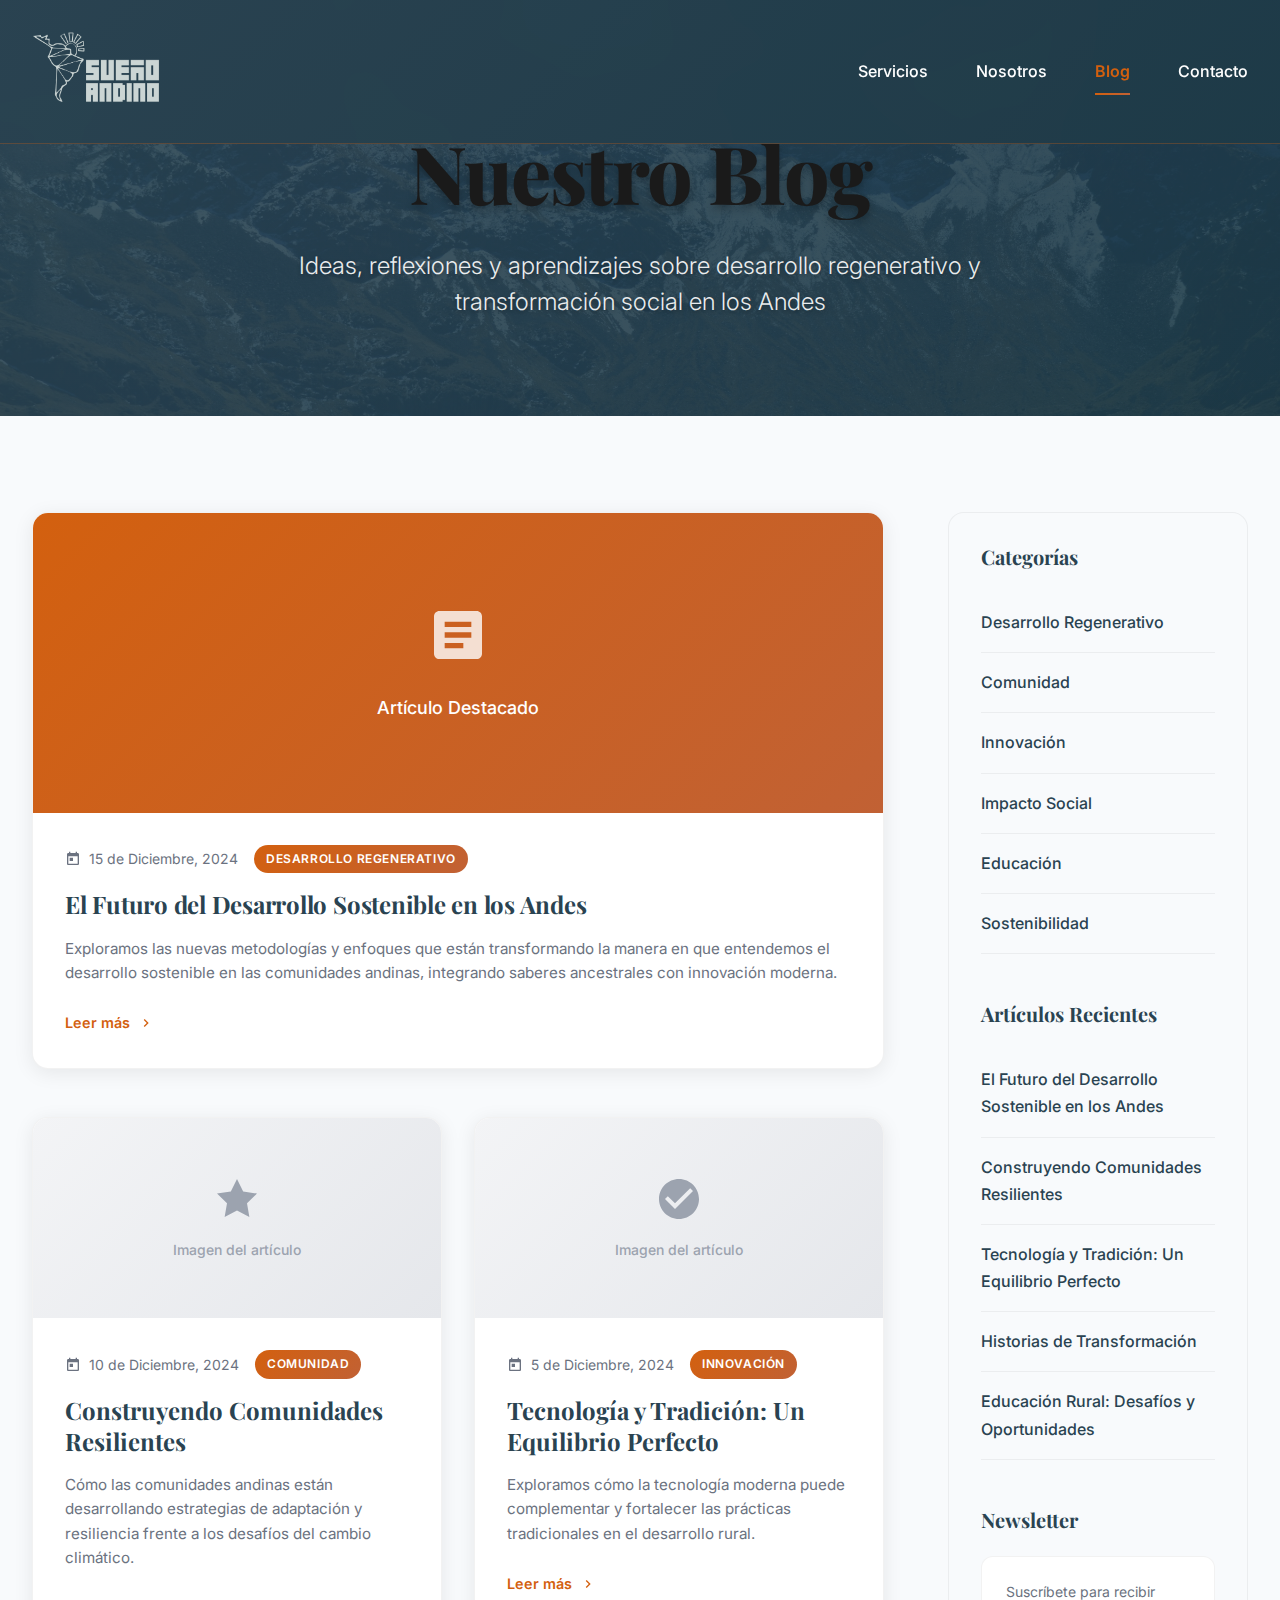
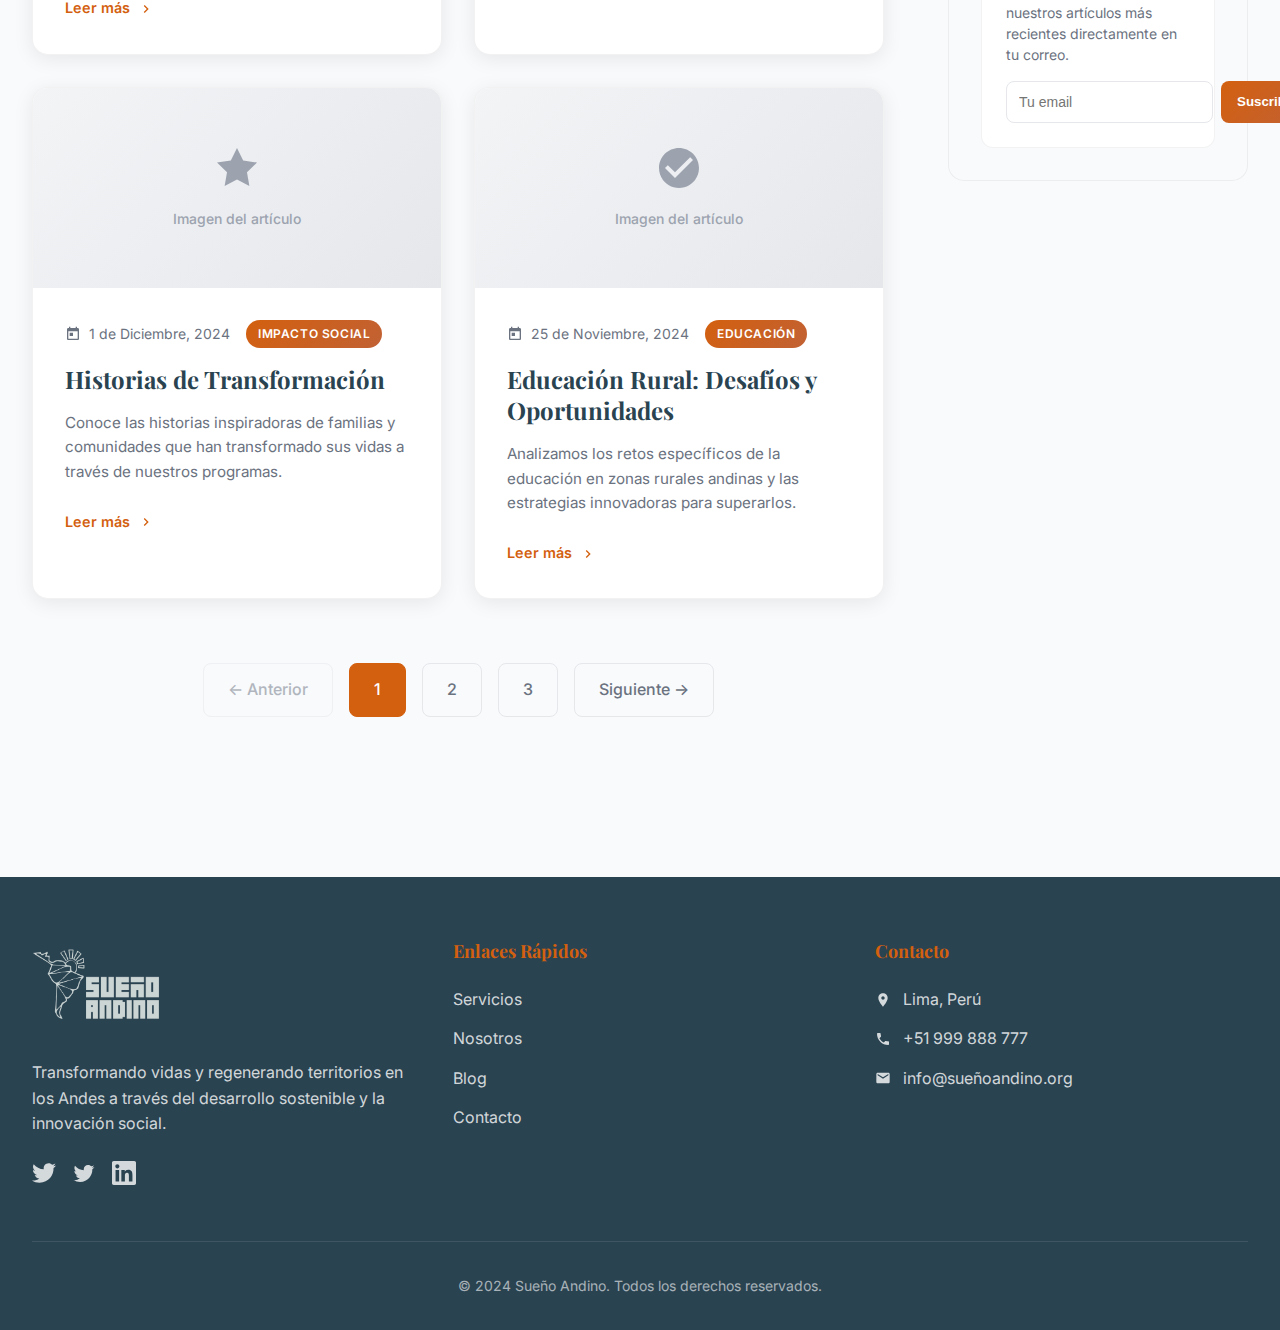
<file: blog.html>
<!DOCTYPE html>
<html lang="es">
<head>
    <meta charset="UTF-8">
    <meta name="viewport" content="width=device-width, initial-scale=1.0">
    <title>Blog - Sueño Andino</title>
    <link rel="stylesheet" href="style.css">
    <link rel="stylesheet" href="assets/css/base.css">
    <link rel="stylesheet" href="assets/css/premium.css">
    <link href="https://fonts.googleapis.com/css2?family=Inter:wght@300;400;500;600;700;800&family=Playfair+Display:wght@400;500;600;700;800&display=swap" rel="stylesheet">
    <style>
        /* Estilos específicos para el blog */
        .blog-hero {
            background: linear-gradient(135deg, #2a4351 0%, #1e3a47 100%);
            padding: 8rem 0 6rem 0;
            position: relative;
            overflow: hidden;
        }
        
        .blog-hero::before {
            content: '';
            position: absolute;
            top: 0;
            left: 0;
            right: 0;
            bottom: 0;
            background: url('assets/img/hero-background.jpg') center/cover;
            opacity: 0.1;
            z-index: 1;
        }
        
        .blog-hero-content {
            position: relative;
            z-index: 2;
            text-align: center;
            color: white;
            max-width: 800px;
            margin: 0 auto;
            padding: 0 2rem;
        }
        
        .blog-article {
            background: white;
            border-radius: 1rem;
            overflow: hidden;
            box-shadow: 0 4px 20px rgba(0,0,0,0.08);
            transition: all 0.3s ease;
            border: 1px solid rgba(0,0,0,0.05);
        }
        
        .blog-article:hover {
            transform: translateY(-4px);
            box-shadow: 0 12px 40px rgba(0,0,0,0.15);
        }
        
        .blog-article-image {
            width: 100%;
            height: 200px;
            background: linear-gradient(135deg, #f3f4f6 0%, #e5e7eb 100%);
            display: flex;
            align-items: center;
            justify-content: center;
            color: #9ca3af;
            font-size: 0.875rem;
            font-weight: 500;
        }
        
        .blog-article-content {
            padding: 2rem;
        }
        
        .blog-article-meta {
            display: flex;
            align-items: center;
            gap: 1rem;
            margin-bottom: 1rem;
            font-size: 0.875rem;
            color: #6b7280;
        }
        
        .blog-article-date {
            display: flex;
            align-items: center;
            gap: 0.5rem;
        }
        
        .blog-article-category {
            background: linear-gradient(135deg, #d3600f 0%, #c16134 100%);
            color: white;
            padding: 0.25rem 0.75rem;
            border-radius: 1rem;
            font-size: 0.75rem;
            font-weight: 600;
            text-transform: uppercase;
            letter-spacing: 0.05em;
        }
        
        .blog-article-title {
            font-size: 1.5rem;
            font-weight: 700;
            color: #2a4351;
            margin: 0 0 1rem 0;
            line-height: 1.3;
            font-family: 'Playfair Display', serif;
        }
        
        .blog-article-excerpt {
            color: #6b7280;
            line-height: 1.6;
            margin: 0 0 1.5rem 0;
            font-size: 0.95rem;
        }
        
        .blog-article-link {
            color: #d3600f;
            text-decoration: none;
            font-weight: 600;
            font-size: 0.9rem;
            display: inline-flex;
            align-items: center;
            gap: 0.5rem;
            transition: all 0.3s ease;
        }
        
        .blog-article-link:hover {
            color: #c16134;
            gap: 0.75rem;
        }
        
        .blog-sidebar {
            background: #f8fafc;
            border-radius: 1rem;
            padding: 2rem;
            border: 1px solid rgba(0,0,0,0.05);
        }
        
        .blog-sidebar-title {
            font-size: 1.25rem;
            font-weight: 700;
            color: #2a4351;
            margin: 0 0 1.5rem 0;
            font-family: 'Playfair Display', serif;
        }
        
        .blog-sidebar-item {
            padding: 1rem 0;
            border-bottom: 1px solid rgba(0,0,0,0.05);
        }
        
        .blog-sidebar-item:last-child {
            border-bottom: none;
        }
        
        .blog-sidebar-item a {
            color: #2a4351;
            text-decoration: none;
            font-weight: 500;
            transition: color 0.3s ease;
        }
        
        .blog-sidebar-item a:hover {
            color: #d3600f;
        }
        
        .blog-pagination {
            display: flex;
            justify-content: center;
            align-items: center;
            gap: 1rem;
            margin-top: 4rem;
        }
        
        .blog-pagination a {
            padding: 0.75rem 1.5rem;
            border: 1px solid #e5e7eb;
            border-radius: 0.5rem;
            color: #6b7280;
            text-decoration: none;
            font-weight: 500;
            transition: all 0.3s ease;
        }
        
        .blog-pagination a:hover,
        .blog-pagination a.active {
            background: #d3600f;
            color: white;
            border-color: #d3600f;
        }
        
        .blog-pagination a.active {
            background: #d3600f;
            color: white;
            border-color: #d3600f;
        }
        
        @media (max-width: 768px) {
            .blog-hero {
                padding: 6rem 0 4rem 0;
            }
            
            .blog-article-content {
                padding: 1.5rem;
            }
            
            .blog-article-title {
                font-size: 1.25rem;
            }
            
            .blog-sidebar {
                margin-top: 3rem;
            }
        }
    </style>
</head>
<body style="background-color:#f8fafc;">
    <!-- Header -->
    <header id="header" class="wp-block-group" style="position:fixed;top:0;left:0;right:0;z-index:1000;background:linear-gradient(135deg, rgba(42,67,81,0.95) 0%, rgba(30,58,71,0.95) 100%);backdrop-filter:blur(20px);border-bottom:1px solid rgba(211,96,15,0.3);padding:1.5rem 0;transition:all 0.3s ease">
        <div style="max-width:1400px;margin:0 auto;padding:0 2rem;display:flex;justify-content:space-between;align-items:center">
            <!-- Logo -->
            <div style="display:flex;align-items:center">
                <a href="index.html" style="text-decoration:none">
                    <img src="assets/img/logo-sa-blanco.png" 
                         alt="Sueño Andino Logo" 
                         style="width:8rem;height:auto;object-fit:contain;max-height:6rem;">
                </a>
            </div>
            
            <!-- Navigation -->
            <nav style="display:flex;gap:3rem;align-items:center">
                <a href="index.html#servicios" style="color:white;text-decoration:none;font-weight:500;transition:all 0.3s ease;font-size:1rem;position:relative;padding:0.5rem 0" onmouseover="this.style.color='#d3600f'" onmouseout="this.style.color='white'">
                    Servicios
                    <div style="position:absolute;bottom:-2px;left:0;width:0;height:2px;background:linear-gradient(90deg, #d3600f 0%, #c16134 100%);transition:width 0.3s ease"></div>
                </a>
                <a href="index.html#equipo" style="color:white;text-decoration:none;font-weight:500;transition:all 0.3s ease;font-size:1rem;position:relative;padding:0.5rem 0" onmouseover="this.style.color='#d3600f'" onmouseout="this.style.color='white'">
                    Nosotros
                    <div style="position:absolute;bottom:-2px;left:0;width:0;height:2px;background:linear-gradient(90deg, #d3600f 0%, #c16134 100%);transition:width 0.3s ease"></div>
                </a>
                <a href="blog.html" style="color:#d3600f;text-decoration:none;font-weight:600;transition:all 0.3s ease;font-size:1rem;position:relative;padding:0.5rem 0">
                    Blog
                    <div style="position:absolute;bottom:-2px;left:0;width:100%;height:2px;background:linear-gradient(90deg, #d3600f 0%, #c16134 100%);transition:width 0.3s ease"></div>
                </a>
                <a href="index.html#contacto" style="color:white;text-decoration:none;font-weight:500;transition:all 0.3s ease;font-size:1rem;position:relative;padding:0.5rem 0" onmouseover="this.style.color='#d3600f'" onmouseout="this.style.color='white'">
                    Contacto
                    <div style="position:absolute;bottom:-2px;left:0;width:0;height:2px;background:linear-gradient(90deg, #d3600f 0%, #c16134 100%);transition:width 0.3s ease"></div>
                </a>
            </nav>
        </div>
    </header>

    <!-- Blog Hero Section -->
    <section class="blog-hero">
        <div class="blog-hero-content">
            <h1 style="font-size:clamp(3rem, 8vw, 5rem);font-weight:800;margin:0 0 2rem 0;line-height:1.1;font-family:'Playfair Display',serif;text-shadow:0 4px 8px rgba(0,0,0,0.3)">
                Nuestro Blog
            </h1>
            <p style="font-size:clamp(1.25rem, 3vw, 1.5rem);font-weight:300;line-height:1.5;margin:0;opacity:0.9;text-shadow:0 2px 4px rgba(0,0,0,0.3)">
                Ideas, reflexiones y aprendizajes sobre desarrollo regenerativo y transformación social en los Andes
            </p>
        </div>
    </section>

    <!-- Blog Content -->
    <section style="padding:6rem 0;background:#f8fafc">
        <div style="max-width:1400px;margin:0 auto;padding:0 2rem">
            <div style="display:grid;grid-template-columns:1fr 300px;gap:4rem;align-items:start">
                <!-- Main Content -->
                <div>
                    <!-- Featured Article -->
                    <article class="blog-article" style="margin-bottom:3rem">
                        <div class="blog-article-image" style="height:300px;background:linear-gradient(135deg, #d3600f 0%, #c16134 100%);color:white;font-size:1.125rem">
                            <div style="text-align:center">
                                <svg width="64" height="64" viewBox="0 0 24 24" fill="currentColor" style="margin-bottom:1rem;opacity:0.8">
                                    <path d="M19 3H5c-1.1 0-2 .9-2 2v14c0 1.1.9 2 2 2h14c1.1 0 2-.9 2-2V5c0-1.1-.9-2-2-2zm-5 14H7v-2h7v2zm3-4H7v-2h10v2zm0-4H7V7h10v2z"/>
                                </svg>
                                <div>Artículo Destacado</div>
                            </div>
                        </div>
                        <div class="blog-article-content">
                            <div class="blog-article-meta">
                                <div class="blog-article-date">
                                    <svg width="16" height="16" viewBox="0 0 24 24" fill="currentColor">
                                        <path d="M19 3h-1V1h-2v2H8V1H6v2H5c-1.11 0-1.99.9-1.99 2L3 19c0 1.1.89 2 2 2h14c1.1 0 2-.9 2-2V5c0-1.1-.9-2-2-2zm0 16H5V8h14v11zM7 10h5v5H7z"/>
                                    </svg>
                                    15 de Diciembre, 2024
                                </div>
                                <div class="blog-article-category">Desarrollo Regenerativo</div>
                            </div>
                            <h2 class="blog-article-title">El Futuro del Desarrollo Sostenible en los Andes</h2>
                            <p class="blog-article-excerpt">
                                Exploramos las nuevas metodologías y enfoques que están transformando la manera en que entendemos el desarrollo sostenible en las comunidades andinas, integrando saberes ancestrales con innovación moderna.
                            </p>
                            <a href="#" class="blog-article-link">
                                Leer más
                                <svg width="16" height="16" viewBox="0 0 24 24" fill="currentColor">
                                    <path d="M8.59 16.59L13.17 12 8.59 7.41 10 6l6 6-6 6-1.41-1.41z"/>
                                </svg>
                            </a>
                        </div>
                    </article>

                    <!-- Blog Articles Grid -->
                    <div style="display:grid;grid-template-columns:repeat(auto-fit, minmax(350px, 1fr));gap:2rem">
                        <!-- Article 1 -->
                        <article class="blog-article">
                            <div class="blog-article-image">
                                <div style="text-align:center;color:#9ca3af">
                                    <svg width="48" height="48" viewBox="0 0 24 24" fill="currentColor" style="margin-bottom:0.5rem">
                                        <path d="M12 2l3.09 6.26L22 9.27l-5 4.87 1.18 6.88L12 17.77l-6.18 3.25L7 14.14 2 9.27l6.91-1.01L12 2z"/>
                                    </svg>
                                    <div>Imagen del artículo</div>
                                </div>
                            </div>
                            <div class="blog-article-content">
                                <div class="blog-article-meta">
                                    <div class="blog-article-date">
                                        <svg width="16" height="16" viewBox="0 0 24 24" fill="currentColor">
                                            <path d="M19 3h-1V1h-2v2H8V1H6v2H5c-1.11 0-1.99.9-1.99 2L3 19c0 1.1.89 2 2 2h14c1.1 0 2-.9 2-2V5c0-1.1-.9-2-2-2zm0 16H5V8h14v11zM7 10h5v5H7z"/>
                                        </svg>
                                        10 de Diciembre, 2024
                                    </div>
                                    <div class="blog-article-category">Comunidad</div>
                                </div>
                                <h3 class="blog-article-title">Construyendo Comunidades Resilientes</h3>
                                <p class="blog-article-excerpt">
                                    Cómo las comunidades andinas están desarrollando estrategias de adaptación y resiliencia frente a los desafíos del cambio climático.
                                </p>
                                <a href="#" class="blog-article-link">
                                    Leer más
                                    <svg width="16" height="16" viewBox="0 0 24 24" fill="currentColor">
                                        <path d="M8.59 16.59L13.17 12 8.59 7.41 10 6l6 6-6 6-1.41-1.41z"/>
                                    </svg>
                                </a>
                            </div>
                        </article>

                        <!-- Article 2 -->
                        <article class="blog-article">
                            <div class="blog-article-image">
                                <div style="text-align:center;color:#9ca3af">
                                    <svg width="48" height="48" viewBox="0 0 24 24" fill="currentColor" style="margin-bottom:0.5rem">
                                        <path d="M12 2C6.48 2 2 6.48 2 12s4.48 10 10 10 10-4.48 10-10S17.52 2 12 2zm-2 15l-5-5 1.41-1.41L10 14.17l7.59-7.59L19 8l-9 9z"/>
                                    </svg>
                                    <div>Imagen del artículo</div>
                                </div>
                            </div>
                            <div class="blog-article-content">
                                <div class="blog-article-meta">
                                    <div class="blog-article-date">
                                        <svg width="16" height="16" viewBox="0 0 24 24" fill="currentColor">
                                            <path d="M19 3h-1V1h-2v2H8V1H6v2H5c-1.11 0-1.99.9-1.99 2L3 19c0 1.1.89 2 2 2h14c1.1 0 2-.9 2-2V5c0-1.1-.9-2-2-2zm0 16H5V8h14v11zM7 10h5v5H7z"/>
                                        </svg>
                                        5 de Diciembre, 2024
                                    </div>
                                    <div class="blog-article-category">Innovación</div>
                                </div>
                                <h3 class="blog-article-title">Tecnología y Tradición: Un Equilibrio Perfecto</h3>
                                <p class="blog-article-excerpt">
                                    Exploramos cómo la tecnología moderna puede complementar y fortalecer las prácticas tradicionales en el desarrollo rural.
                                </p>
                                <a href="#" class="blog-article-link">
                                    Leer más
                                    <svg width="16" height="16" viewBox="0 0 24 24" fill="currentColor">
                                        <path d="M8.59 16.59L13.17 12 8.59 7.41 10 6l6 6-6 6-1.41-1.41z"/>
                                    </svg>
                                </a>
                            </div>
                        </article>

                        <!-- Article 3 -->
                        <article class="blog-article">
                            <div class="blog-article-image">
                                <div style="text-align:center;color:#9ca3af">
                                    <svg width="48" height="48" viewBox="0 0 24 24" fill="currentColor" style="margin-bottom:0.5rem">
                                        <path d="M12 2l3.09 6.26L22 9.27l-5 4.87 1.18 6.88L12 17.77l-6.18 3.25L7 14.14 2 9.27l6.91-1.01L12 2z"/>
                                    </svg>
                                    <div>Imagen del artículo</div>
                                </div>
                            </div>
                            <div class="blog-article-content">
                                <div class="blog-article-meta">
                                    <div class="blog-article-date">
                                        <svg width="16" height="16" viewBox="0 0 24 24" fill="currentColor">
                                            <path d="M19 3h-1V1h-2v2H8V1H6v2H5c-1.11 0-1.99.9-1.99 2L3 19c0 1.1.89 2 2 2h14c1.1 0 2-.9 2-2V5c0-1.1-.9-2-2-2zm0 16H5V8h14v11zM7 10h5v5H7z"/>
                                        </svg>
                                        1 de Diciembre, 2024
                                    </div>
                                    <div class="blog-article-category">Impacto Social</div>
                                </div>
                                <h3 class="blog-article-title">Historias de Transformación</h3>
                                <p class="blog-article-excerpt">
                                    Conoce las historias inspiradoras de familias y comunidades que han transformado sus vidas a través de nuestros programas.
                                </p>
                                <a href="#" class="blog-article-link">
                                    Leer más
                                    <svg width="16" height="16" viewBox="0 0 24 24" fill="currentColor">
                                        <path d="M8.59 16.59L13.17 12 8.59 7.41 10 6l6 6-6 6-1.41-1.41z"/>
                                    </svg>
                                </a>
                            </div>
                        </article>

                        <!-- Article 4 -->
                        <article class="blog-article">
                            <div class="blog-article-image">
                                <div style="text-align:center;color:#9ca3af">
                                    <svg width="48" height="48" viewBox="0 0 24 24" fill="currentColor" style="margin-bottom:0.5rem">
                                        <path d="M12 2C6.48 2 2 6.48 2 12s4.48 10 10 10 10-4.48 10-10S17.52 2 12 2zm-2 15l-5-5 1.41-1.41L10 14.17l7.59-7.59L19 8l-9 9z"/>
                                    </svg>
                                    <div>Imagen del artículo</div>
                                </div>
                            </div>
                            <div class="blog-article-content">
                                <div class="blog-article-meta">
                                    <div class="blog-article-date">
                                        <svg width="16" height="16" viewBox="0 0 24 24" fill="currentColor">
                                            <path d="M19 3h-1V1h-2v2H8V1H6v2H5c-1.11 0-1.99.9-1.99 2L3 19c0 1.1.89 2 2 2h14c1.1 0 2-.9 2-2V5c0-1.1-.9-2-2-2zm0 16H5V8h14v11zM7 10h5v5H7z"/>
                                        </svg>
                                        25 de Noviembre, 2024
                                    </div>
                                    <div class="blog-article-category">Educación</div>
                                </div>
                                <h3 class="blog-article-title">Educación Rural: Desafíos y Oportunidades</h3>
                                <p class="blog-article-excerpt">
                                    Analizamos los retos específicos de la educación en zonas rurales andinas y las estrategias innovadoras para superarlos.
                                </p>
                                <a href="#" class="blog-article-link">
                                    Leer más
                                    <svg width="16" height="16" viewBox="0 0 24 24" fill="currentColor">
                                        <path d="M8.59 16.59L13.17 12 8.59 7.41 10 6l6 6-6 6-1.41-1.41z"/>
                                    </svg>
                                </a>
                            </div>
                        </article>
                    </div>

                    <!-- Pagination -->
                    <div class="blog-pagination">
                        <a href="#" style="opacity:0.5;pointer-events:none">← Anterior</a>
                        <a href="#" class="active">1</a>
                        <a href="#">2</a>
                        <a href="#">3</a>
                        <a href="#">Siguiente →</a>
                    </div>
                </div>

                <!-- Sidebar -->
                <aside class="blog-sidebar">
                    <h3 class="blog-sidebar-title">Categorías</h3>
                    <div class="blog-sidebar-item">
                        <a href="#">Desarrollo Regenerativo</a>
                    </div>
                    <div class="blog-sidebar-item">
                        <a href="#">Comunidad</a>
                    </div>
                    <div class="blog-sidebar-item">
                        <a href="#">Innovación</a>
                    </div>
                    <div class="blog-sidebar-item">
                        <a href="#">Impacto Social</a>
                    </div>
                    <div class="blog-sidebar-item">
                        <a href="#">Educación</a>
                    </div>
                    <div class="blog-sidebar-item">
                        <a href="#">Sostenibilidad</a>
                    </div>

                    <h3 class="blog-sidebar-title" style="margin-top:3rem">Artículos Recientes</h3>
                    <div class="blog-sidebar-item">
                        <a href="#">El Futuro del Desarrollo Sostenible en los Andes</a>
                    </div>
                    <div class="blog-sidebar-item">
                        <a href="#">Construyendo Comunidades Resilientes</a>
                    </div>
                    <div class="blog-sidebar-item">
                        <a href="#">Tecnología y Tradición: Un Equilibrio Perfecto</a>
                    </div>
                    <div class="blog-sidebar-item">
                        <a href="#">Historias de Transformación</a>
                    </div>
                    <div class="blog-sidebar-item">
                        <a href="#">Educación Rural: Desafíos y Oportunidades</a>
                    </div>

                    <h3 class="blog-sidebar-title" style="margin-top:3rem">Newsletter</h3>
                    <div style="background:white;padding:1.5rem;border-radius:0.75rem;border:1px solid rgba(0,0,0,0.05)">
                        <p style="color:#6b7280;font-size:0.875rem;margin:0 0 1rem 0;line-height:1.5">
                            Suscríbete para recibir nuestros artículos más recientes directamente en tu correo.
                        </p>
                        <div style="display:flex;gap:0.5rem">
                            <input type="email" placeholder="Tu email" style="flex:1;padding:0.75rem;border:1px solid #e5e7eb;border-radius:0.5rem;font-size:0.875rem;outline:none;transition:border-color 0.3s ease" onfocus="this.style.borderColor='#d3600f'" onblur="this.style.borderColor='#e5e7eb'">
                            <button style="background:linear-gradient(135deg, #d3600f 0%, #c16134 100%);color:white;border:none;padding:0.75rem 1rem;border-radius:0.5rem;font-weight:600;cursor:pointer;transition:all 0.3s ease" onmouseover="this.style.transform='translateY(-1px)';this.style.boxShadow='0 4px 12px rgba(211,96,15,0.3)'" onmouseout="this.style.transform='translateY(0)';this.style.boxShadow='none'">
                                Suscribir
                            </button>
                        </div>
                    </div>
                </aside>
            </div>
        </div>
    </section>

    <!-- Footer -->
    <footer style="background:#2a4351;color:white;padding:4rem 0 2rem 0;margin-top:4rem">
        <div style="max-width:1400px;margin:0 auto;padding:0 2rem">
            <div style="display:grid;grid-template-columns:repeat(auto-fit, minmax(250px, 1fr));gap:3rem;margin-bottom:3rem">
                <div>
                    <img src="assets/img/logo-sa-blanco.png" alt="Sueño Andino Logo" style="width:8rem;height:auto;margin-bottom:1.5rem">
                    <p style="color:rgba(255,255,255,0.8);line-height:1.6;margin:0 0 1.5rem 0">
                        Transformando vidas y regenerando territorios en los Andes a través del desarrollo sostenible y la innovación social.
                    </p>
                    <div style="display:flex;gap:1rem">
                        <a href="#" style="color:rgba(255,255,255,0.8);text-decoration:none;transition:color 0.3s ease" onmouseover="this.style.color='#d3600f'" onmouseout="this.style.color='rgba(255,255,255,0.8)'">
                            <svg width="24" height="24" viewBox="0 0 24 24" fill="currentColor">
                                <path d="M24 4.557c-.883.392-1.832.656-2.828.775 1.017-.609 1.798-1.574 2.165-2.724-.951.564-2.005.974-3.127 1.195-.897-.957-2.178-1.555-3.594-1.555-3.179 0-5.515 2.966-4.797 6.045-4.091-.205-7.719-2.165-10.148-5.144-1.29 2.213-.669 5.108 1.523 6.574-.806-.026-1.566-.247-2.229-.616-.054 2.281 1.581 4.415 3.949 4.89-.693.188-1.452.232-2.224.084.626 1.956 2.444 3.379 4.6 3.419-2.07 1.623-4.678 2.348-7.29 2.04 2.179 1.397 4.768 2.212 7.548 2.212 9.142 0 14.307-7.721 13.995-14.646.962-.695 1.797-1.562 2.457-2.549z"/>
                            </svg>
                        </a>
                        <a href="#" style="color:rgba(255,255,255,0.8);text-decoration:none;transition:color 0.3s ease" onmouseover="this.style.color='#d3600f'" onmouseout="this.style.color='rgba(255,255,255,0.8)'">
                            <svg width="24" height="24" viewBox="0 0 24 24" fill="currentColor">
                                <path d="M22.46 6c-.77.35-1.6.58-2.46.69.88-.53 1.56-1.37 1.88-2.38-.83.5-1.75.85-2.72 1.05C18.37 4.5 17.26 4 16 4c-2.35 0-4.27 1.92-4.27 4.29 0 .34.04.67.11.98C8.28 9.09 5.11 7.38 3 4.79c-.37.63-.58 1.37-.58 2.15 0 1.49.75 2.81 1.91 3.56-.71 0-1.37-.2-1.95-.5v.03c0 2.08 1.48 3.82 3.44 4.21a4.22 4.22 0 0 1-1.93.07 4.28 4.28 0 0 0 4 2.98 8.521 8.521 0 0 1-5.33 1.84c-.34 0-.68-.02-1.02-.06C3.44 20.29 5.7 21 8.12 21 16 21 20.33 14.46 20.33 8.79c0-.19 0-.37-.01-.56.84-.6 1.56-1.36 2.14-2.23z"/>
                            </svg>
                        </a>
                        <a href="#" style="color:rgba(255,255,255,0.8);text-decoration:none;transition:color 0.3s ease" onmouseover="this.style.color='#d3600f'" onmouseout="this.style.color='rgba(255,255,255,0.8)'">
                            <svg width="24" height="24" viewBox="0 0 24 24" fill="currentColor">
                                <path d="M20.447 20.452h-3.554v-5.569c0-1.328-.027-3.037-1.852-3.037-1.853 0-2.136 1.445-2.136 2.939v5.667H9.351V9h3.414v1.561h.046c.477-.9 1.637-1.85 3.37-1.85 3.601 0 4.267 2.37 4.267 5.455v6.286zM5.337 7.433c-1.144 0-2.063-.926-2.063-2.065 0-1.138.92-2.063 2.063-2.063 1.14 0 2.064.925 2.064 2.063 0 1.139-.925 2.065-2.064 2.065zm1.782 13.019H3.555V9h3.564v11.452zM22.225 0H1.771C.792 0 0 .774 0 1.729v20.542C0 23.227.792 24 1.771 24h20.451C23.2 24 24 23.227 24 22.271V1.729C24 .774 23.2 0 22.222 0h.003z"/>
                            </svg>
                        </a>
                    </div>
                </div>
                
                <div>
                    <h4 style="color:#d3600f;font-size:1.125rem;font-weight:700;margin:0 0 1.5rem 0;font-family:'Playfair Display',serif">Enlaces Rápidos</h4>
                    <div style="display:flex;flex-direction:column;gap:0.75rem">
                        <a href="index.html#servicios" style="color:rgba(255,255,255,0.8);text-decoration:none;transition:color 0.3s ease" onmouseover="this.style.color='#d3600f'" onmouseout="this.style.color='rgba(255,255,255,0.8)'">Servicios</a>
                        <a href="index.html#equipo" style="color:rgba(255,255,255,0.8);text-decoration:none;transition:color 0.3s ease" onmouseover="this.style.color='#d3600f'" onmouseout="this.style.color='rgba(255,255,255,0.8)'">Nosotros</a>
                        <a href="blog.html" style="color:rgba(255,255,255,0.8);text-decoration:none;transition:color 0.3s ease" onmouseover="this.style.color='#d3600f'" onmouseout="this.style.color='rgba(255,255,255,0.8)'">Blog</a>
                        <a href="index.html#contacto" style="color:rgba(255,255,255,0.8);text-decoration:none;transition:color 0.3s ease" onmouseover="this.style.color='#d3600f'" onmouseout="this.style.color='rgba(255,255,255,0.8)'">Contacto</a>
                    </div>
                </div>
                
                <div>
                    <h4 style="color:#d3600f;font-size:1.125rem;font-weight:700;margin:0 0 1.5rem 0;font-family:'Playfair Display',serif">Contacto</h4>
                    <div style="display:flex;flex-direction:column;gap:0.75rem;color:rgba(255,255,255,0.8)">
                        <div style="display:flex;align-items:center;gap:0.75rem">
                            <svg width="16" height="16" viewBox="0 0 24 24" fill="currentColor">
                                <path d="M12 2C8.13 2 5 5.13 5 9c0 5.25 7 13 7 13s7-7.75 7-13c0-3.87-3.13-7-7-7zm0 9.5c-1.38 0-2.5-1.12-2.5-2.5s1.12-2.5 2.5-2.5 2.5 1.12 2.5 2.5-1.12 2.5-2.5 2.5z"/>
                            </svg>
                            Lima, Perú
                        </div>
                        <div style="display:flex;align-items:center;gap:0.75rem">
                            <svg width="16" height="16" viewBox="0 0 24 24" fill="currentColor">
                                <path d="M6.62 10.79c1.44 2.83 3.76 5.14 6.59 6.59l2.2-2.2c.27-.27.67-.36 1.02-.24 1.12.37 2.33.57 3.57.57.55 0 1 .45 1 1V20c0 .55-.45 1-1 1-9.39 0-17-7.61-17-17 0-.55.45-1 1-1h3.5c.55 0 1 .45 1 1 0 1.25.2 2.45.57 3.57.11.35.03.74-.25 1.02l-2.2 2.2z"/>
                            </svg>
                            +51 999 888 777
                        </div>
                        <div style="display:flex;align-items:center;gap:0.75rem">
                            <svg width="16" height="16" viewBox="0 0 24 24" fill="currentColor">
                                <path d="M20 4H4c-1.1 0-1.99.9-1.99 2L2 18c0 1.1.9 2 2 2h16c1.1 0 2-.9 2-2V6c0-1.1-.9-2-2-2zm0 4l-8 5-8-5V6l8 5 8-5v2z"/>
                            </svg>
                            info@sueñoandino.org
                        </div>
                    </div>
                </div>
            </div>
            
            <div style="border-top:1px solid rgba(255,255,255,0.1);padding-top:2rem;text-align:center;color:rgba(255,255,255,0.6);font-size:0.875rem">
                <p style="margin:0">© 2024 Sueño Andino. Todos los derechos reservados.</p>
            </div>
        </div>
    </footer>

    <script>
        // Smooth scrolling para enlaces internos
        document.querySelectorAll('a[href^="#"]').forEach(anchor => {
            anchor.addEventListener('click', function (e) {
                e.preventDefault();
                const target = document.querySelector(this.getAttribute('href'));
                if (target) {
                    target.scrollIntoView({
                        behavior: 'smooth',
                        block: 'start'
                    });
                }
            });
        });

        // Header scroll effect
        window.addEventListener('scroll', function() {
            const header = document.getElementById('header');
            if (window.scrollY > 100) {
                header.style.background = 'linear-gradient(135deg, rgba(42,67,81,0.98) 0%, rgba(30,58,71,0.98) 100%)';
                header.style.backdropFilter = 'blur(20px)';
            } else {
                header.style.background = 'linear-gradient(135deg, rgba(42,67,81,0.95) 0%, rgba(30,58,71,0.95) 100%)';
                header.style.backdropFilter = 'blur(20px)';
            }
        });
    </script>
</body>
</html>
</file>
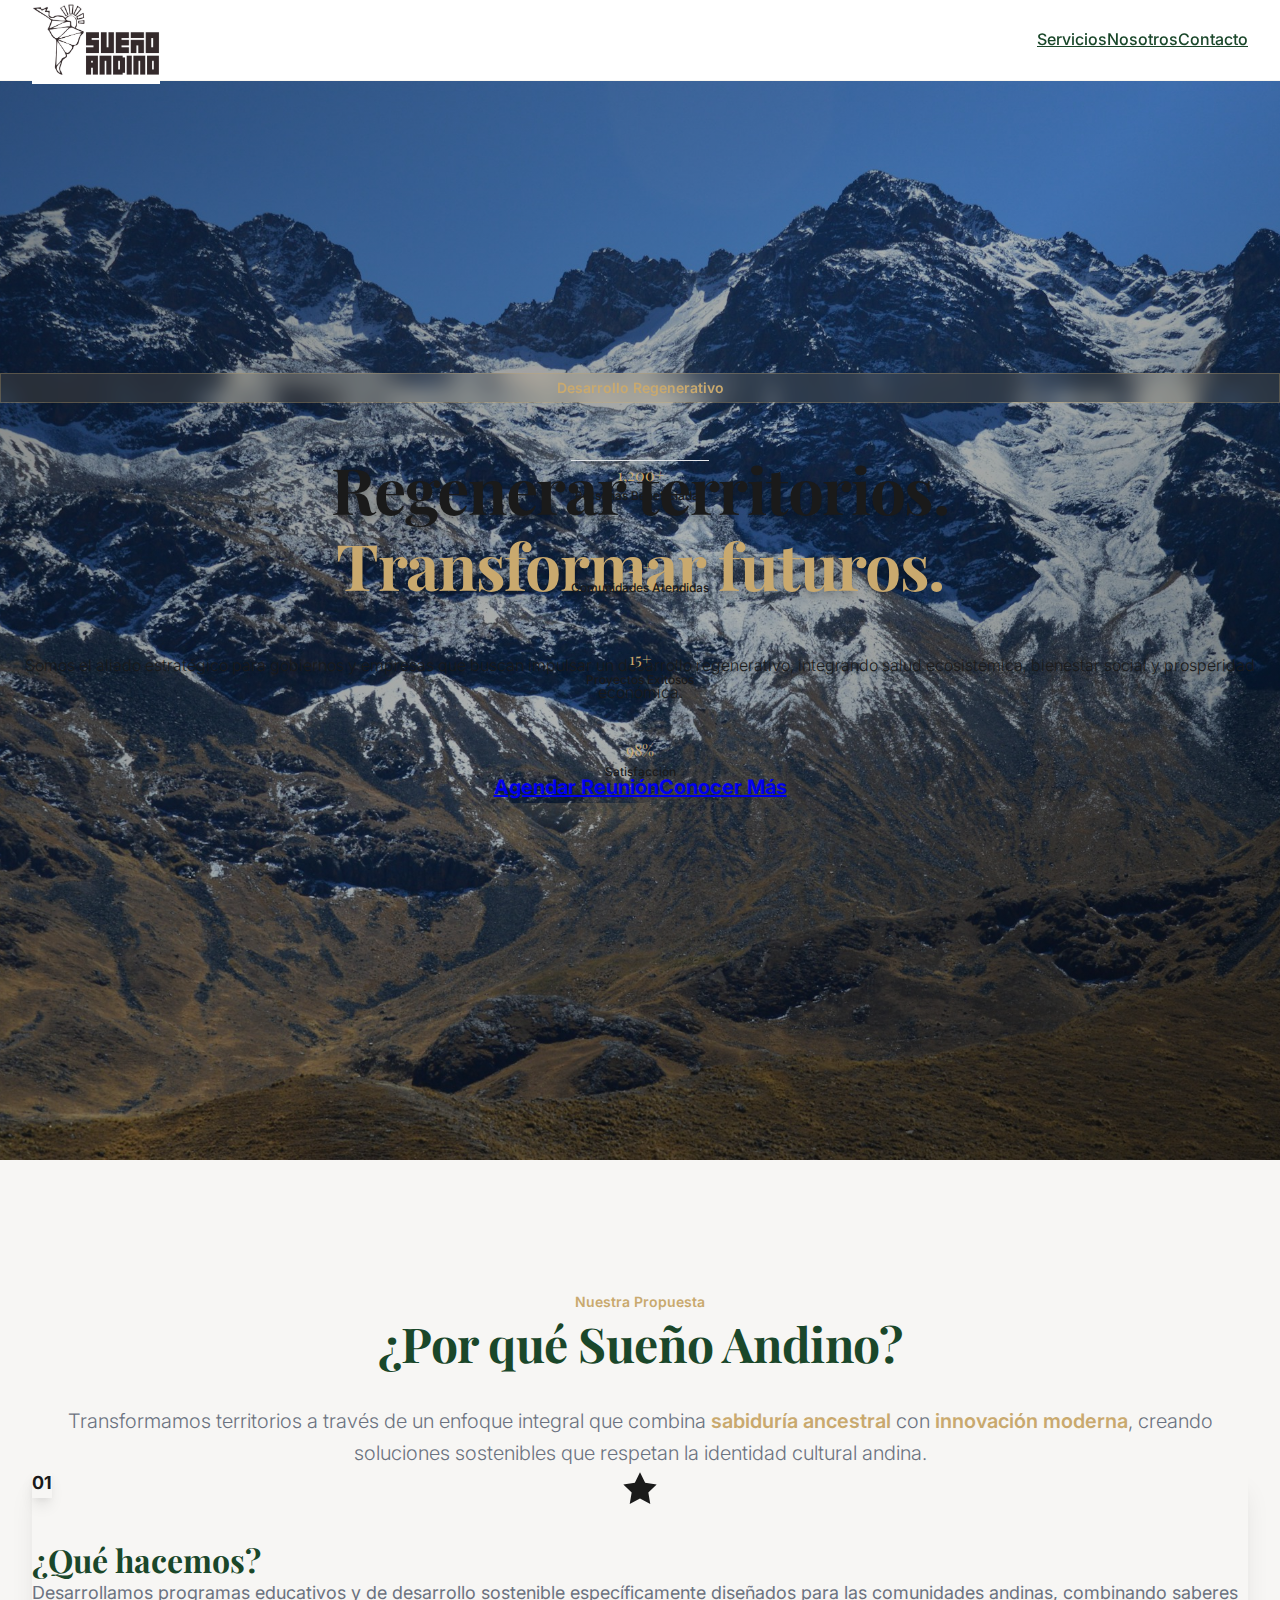
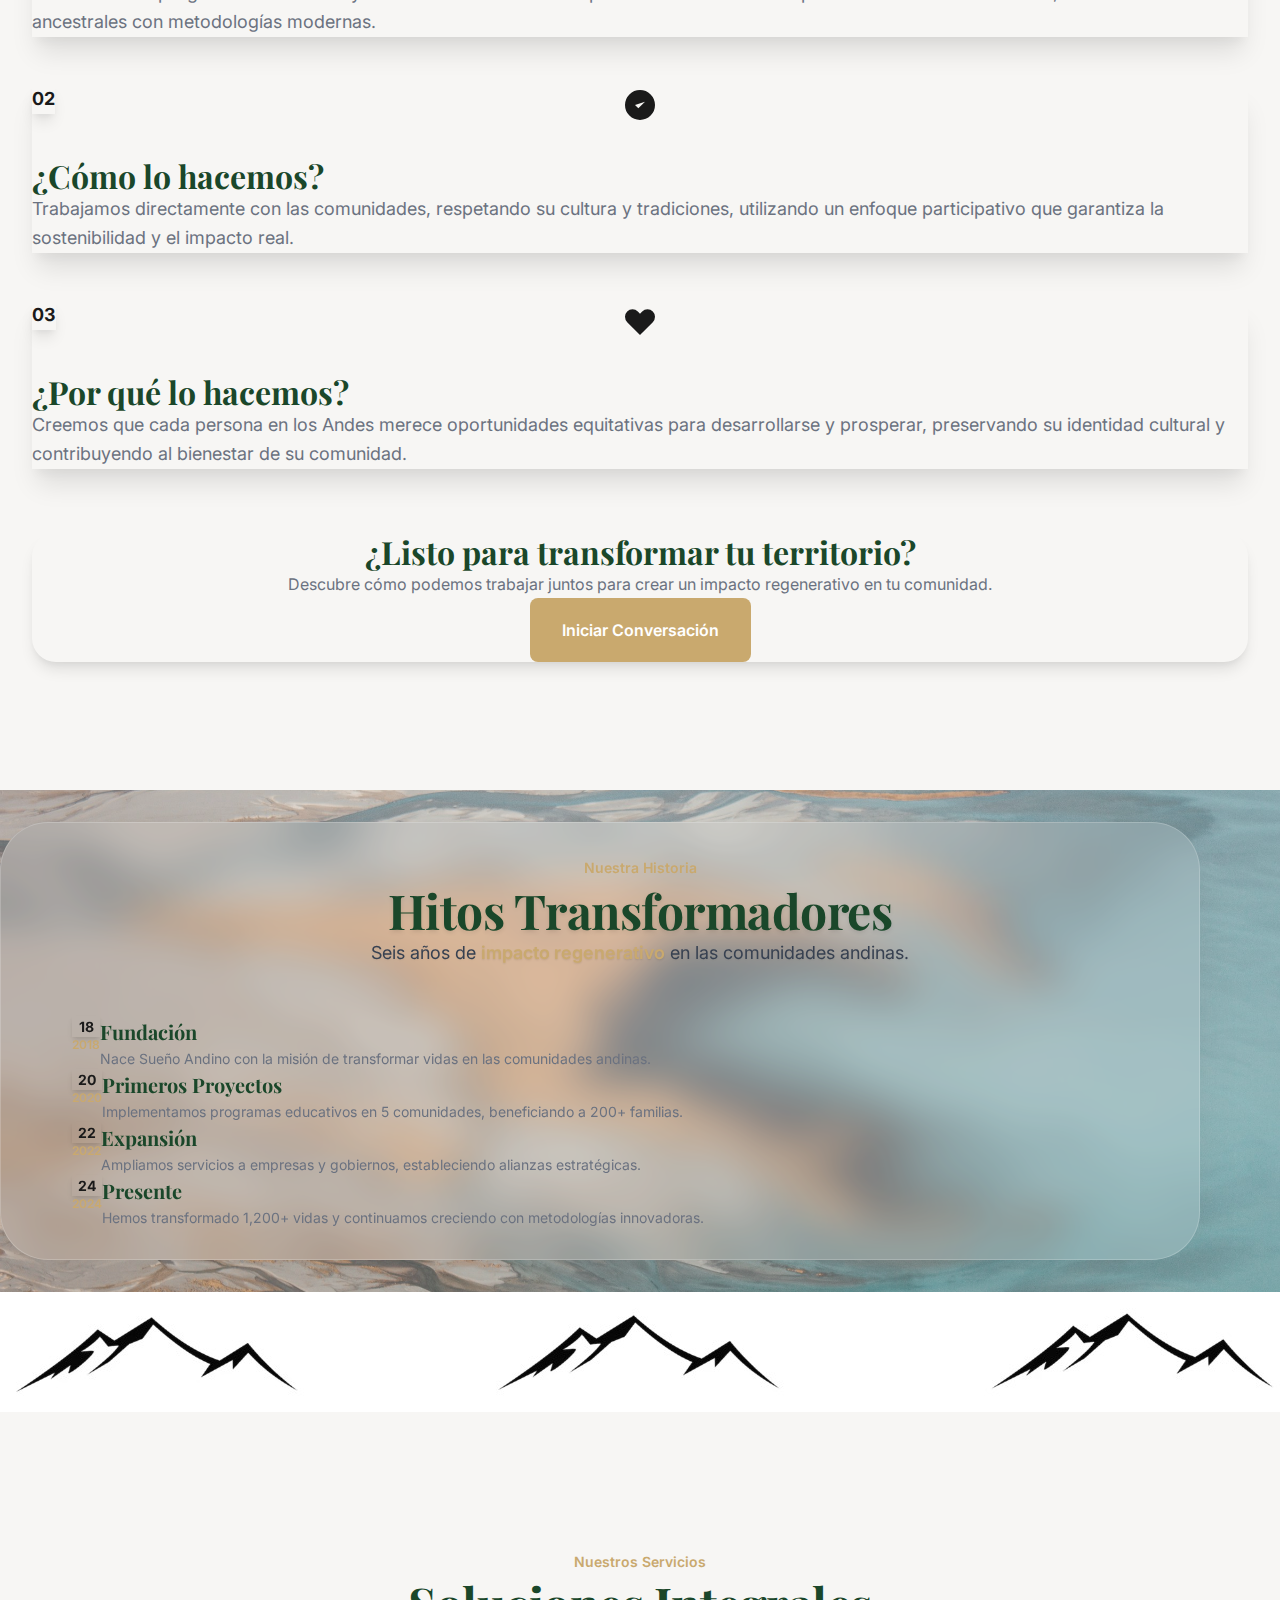
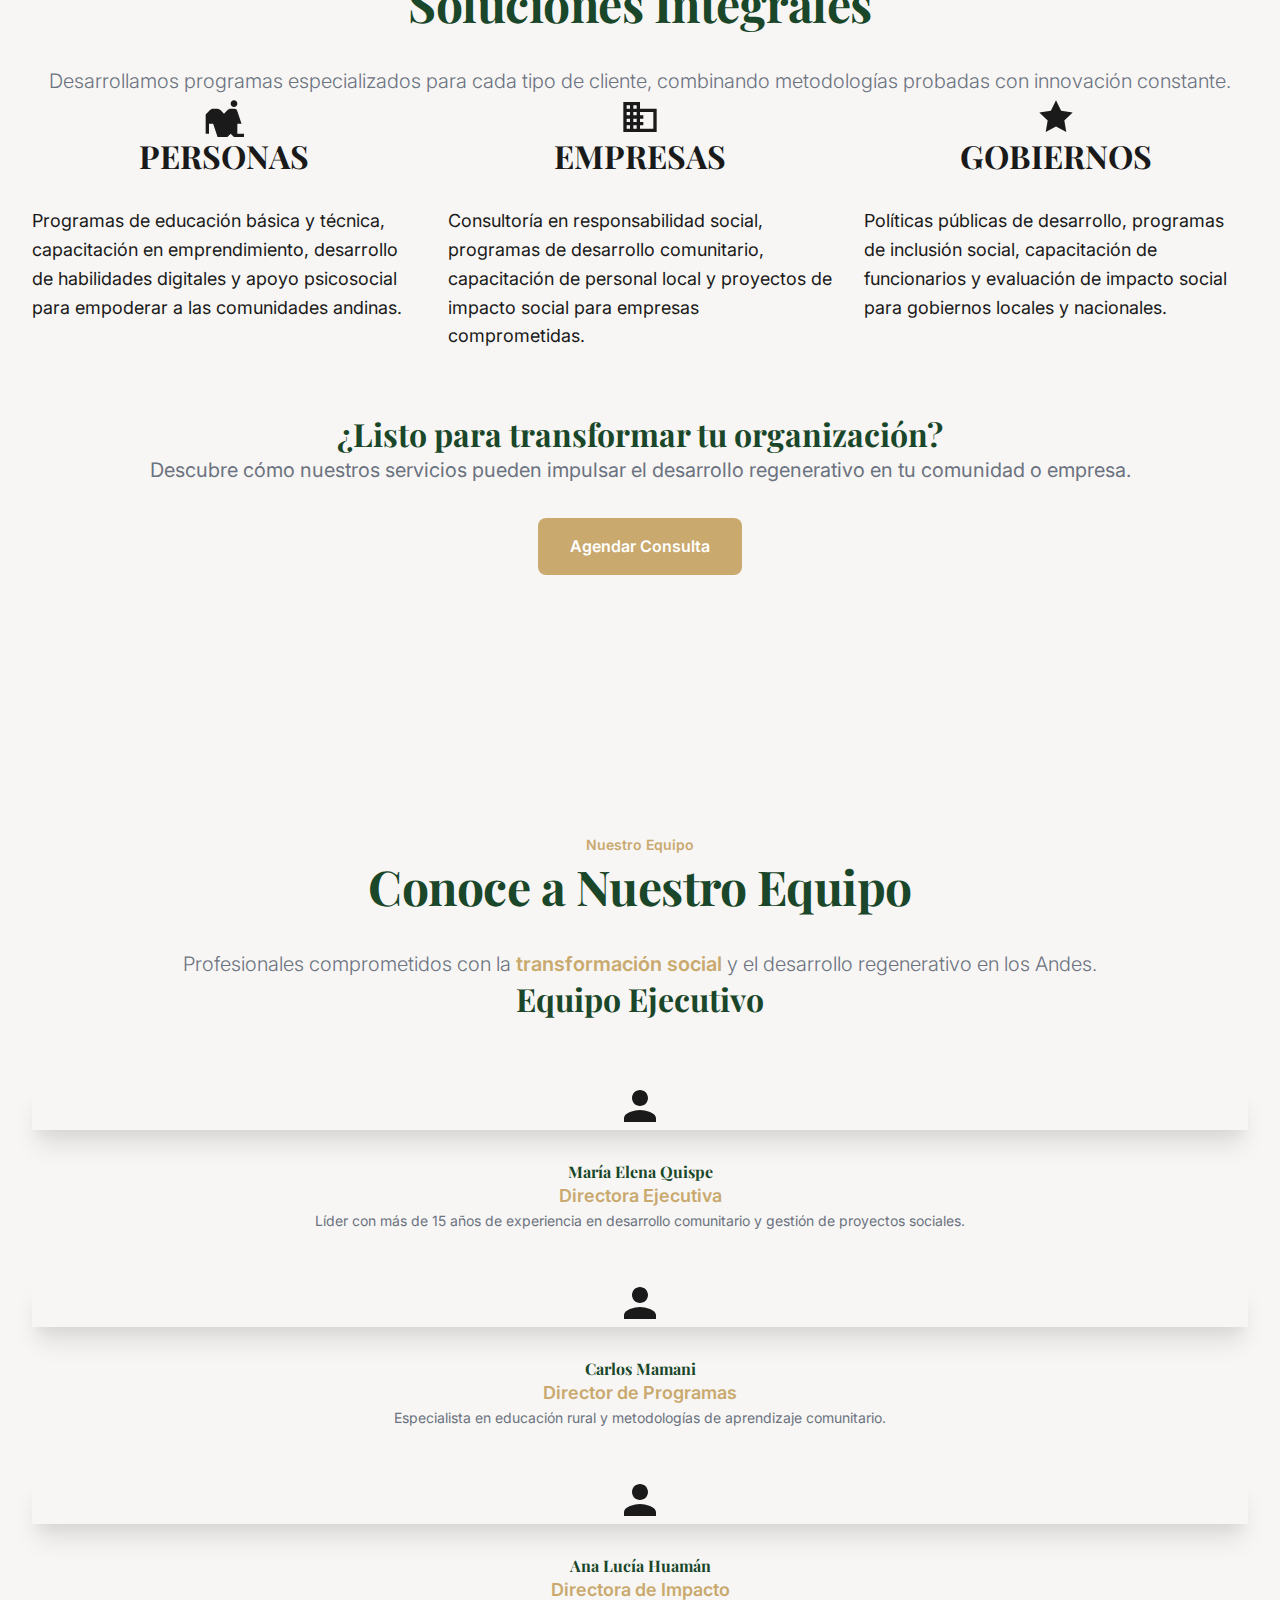
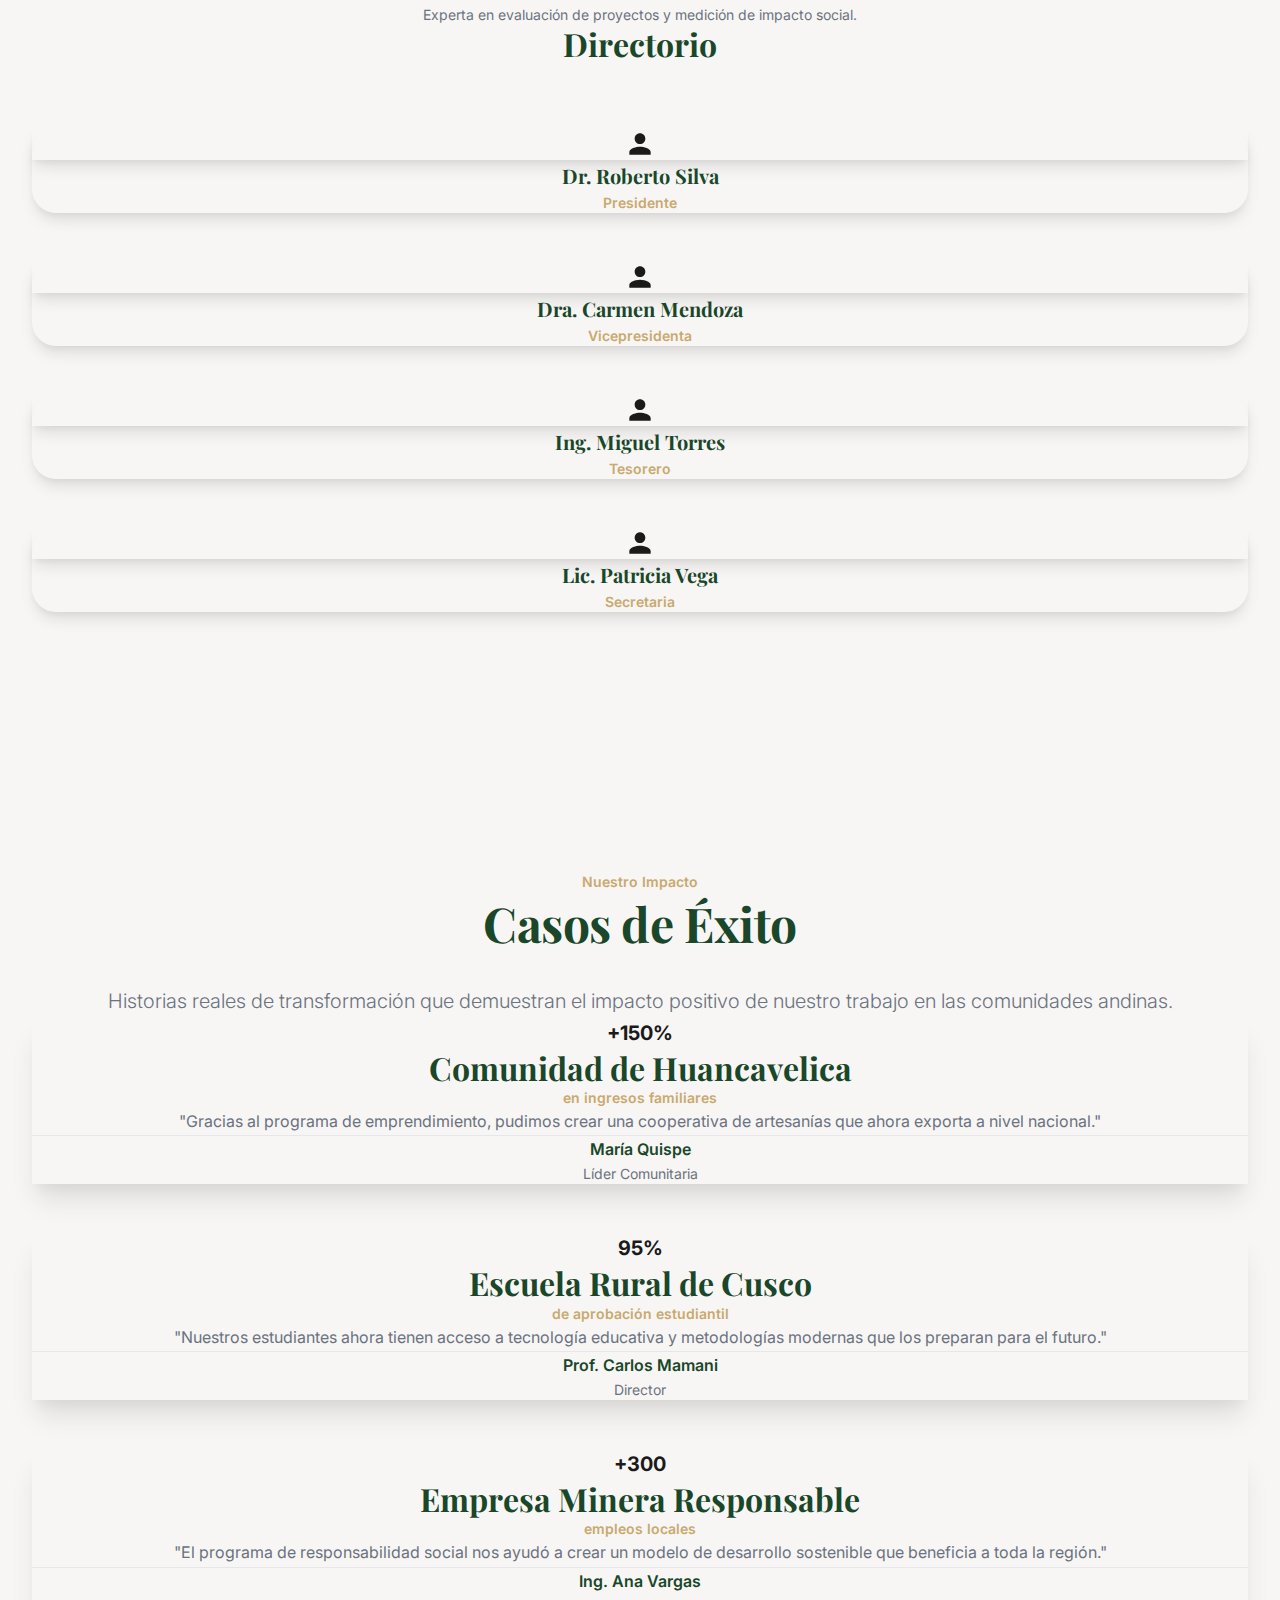
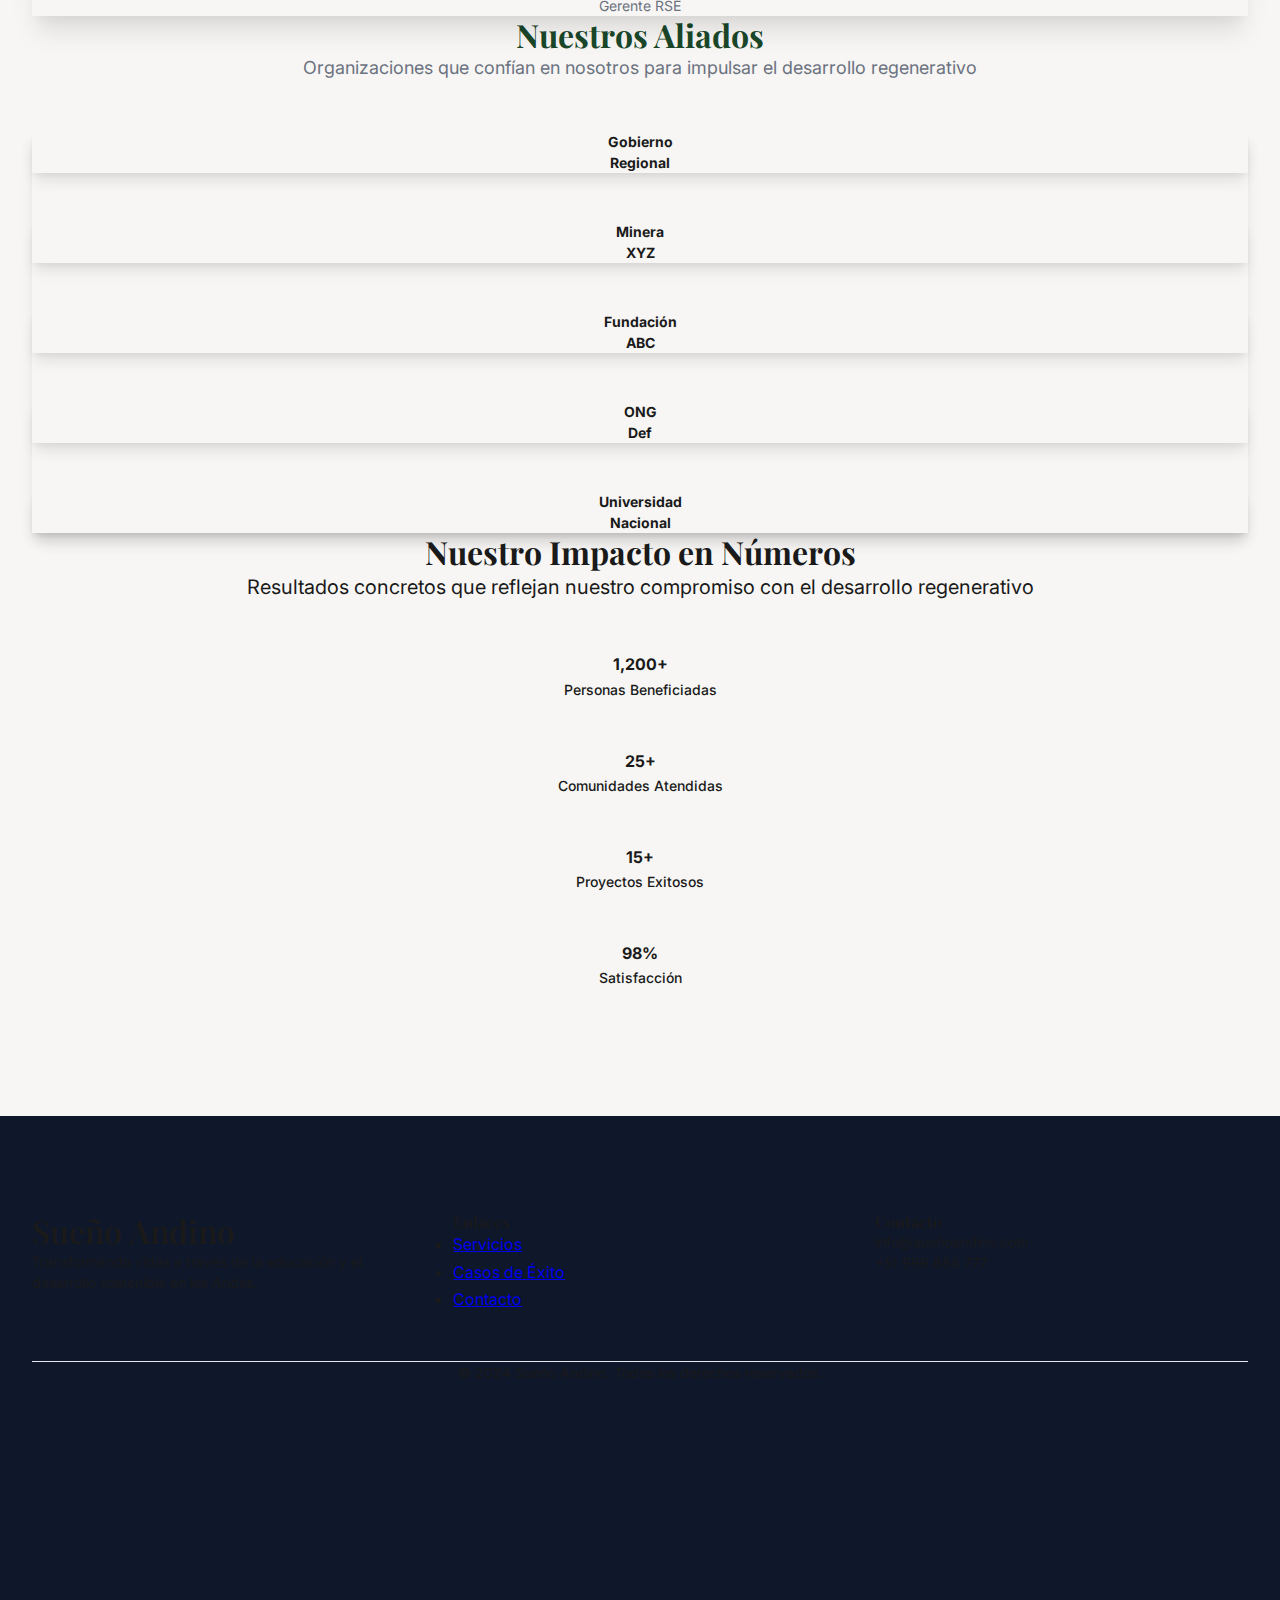
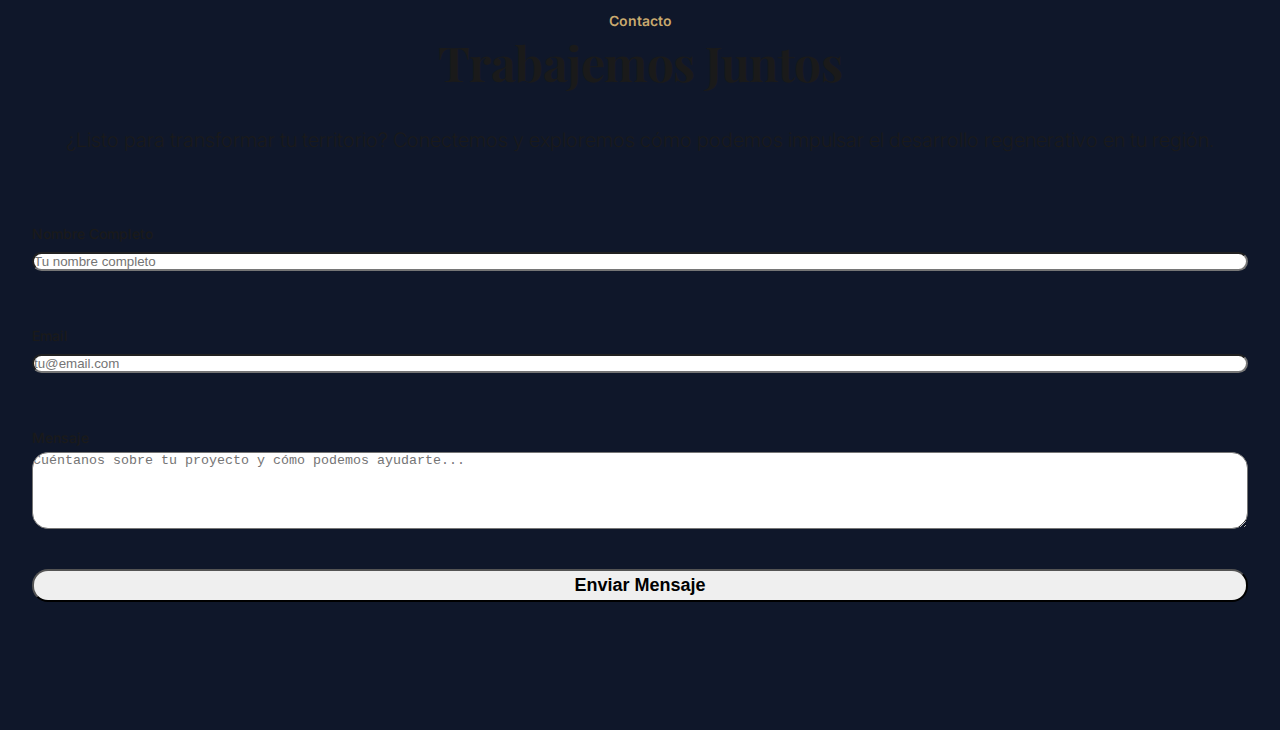
<file: index-premium.html>
<!DOCTYPE html>
<html lang="es">
<head>
    <meta charset="UTF-8">
    <meta name="viewport" content="width=device-width, initial-scale=1.0">
    <title>Sueño Andino - Transformando Vidas en los Andes</title>
    <link href="https://fonts.googleapis.com/css2?family=Inter:wght@300;400;500;600;700;800&family=Playfair+Display:wght@400;500;600;700;800&display=swap" rel="stylesheet">
    <style>
        :root {
            --primary-color: #1a472a;
            --secondary-color: #2d5a3d;
            --accent-color: #c9a96e;
            --text-primary: #1a1a1a;
            --text-secondary: #6b7280;
            --text-light: #9ca3af;
            --background: #ffffff;
            --background-light: #f8fafc;
            --background-dark: #0f172a;
            --border-light: #e5e7eb;
            --shadow-sm: 0 1px 2px 0 rgba(0, 0, 0, 0.05);
            --shadow-md: 0 4px 6px -1px rgba(0, 0, 0, 0.1), 0 2px 4px -1px rgba(0, 0, 0, 0.06);
            --shadow-lg: 0 10px 15px -3px rgba(0, 0, 0, 0.1), 0 4px 6px -2px rgba(0, 0, 0, 0.05);
            --shadow-xl: 0 20px 25px -5px rgba(0, 0, 0, 0.1), 0 10px 10px -5px rgba(0, 0, 0, 0.04);
        }
        
        * {
            margin: 0;
            padding: 0;
            box-sizing: border-box;
        }
        
        body {
            font-family: 'Inter', sans-serif;
            line-height: 1.7;
            color: var(--text-primary);
            background-color: var(--background);
            font-size: 16px;
            -webkit-font-smoothing: antialiased;
            -moz-osx-font-smoothing: grayscale;
        }
        
        .container {
            max-width: 1400px;
            margin: 0 auto;
            padding: 0 2rem;
        }
        
        .section {
            padding: 8rem 0;
        }
        
        .section-sm {
            padding: 6rem 0;
        }
        
        .section-lg {
            padding: 12rem 0;
        }
        
        h1, h2, h3, h4, h5, h6 {
            font-family: 'Playfair Display', serif;
            font-weight: 600;
            line-height: 1.2;
            color: var(--text-primary);
        }
        
        h1 {
            font-size: clamp(2.5rem, 5vw, 4rem);
            font-weight: 700;
            letter-spacing: -0.02em;
        }
        
        h2 {
            font-size: clamp(2rem, 4vw, 3rem);
            font-weight: 600;
            letter-spacing: -0.01em;
        }
        
        h3 {
            font-size: clamp(1.5rem, 3vw, 2rem);
            font-weight: 600;
        }
        
        .text-xl {
            font-size: 1.25rem;
            line-height: 1.6;
        }
        
        .text-lg {
            font-size: 1.125rem;
            line-height: 1.6;
        }
        
        .text-sm {
            font-size: 0.875rem;
            line-height: 1.5;
        }
        
        .text-xs {
            font-size: 0.75rem;
            line-height: 1.4;
        }
        
        .font-light {
            font-weight: 300;
        }
        
        .font-medium {
            font-weight: 500;
        }
        
        .font-semibold {
            font-weight: 600;
        }
        
        .font-bold {
            font-weight: 700;
        }
        
        .text-center {
            text-align: center;
        }
        
        .text-primary {
            color: var(--primary-color);
        }
        
        .text-secondary {
            color: var(--text-secondary);
        }
        
        .text-accent {
            color: var(--accent-color);
        }
        
        .bg-primary {
            background-color: var(--primary-color);
        }
        
        .bg-light {
            background-color: var(--background-light);
        }
        
        .bg-dark {
            background-color: var(--background-dark);
        }
        
        .btn {
            display: inline-flex;
            align-items: center;
            justify-content: center;
            padding: 1rem 2rem;
            font-size: 1rem;
            font-weight: 600;
            text-decoration: none;
            border-radius: 0.5rem;
            transition: all 0.3s ease;
            border: none;
            cursor: pointer;
            min-height: 3.5rem;
        }
        
        .btn-primary {
            background-color: var(--primary-color);
            color: white;
        }
        
        .btn-primary:hover {
            background-color: var(--secondary-color);
            transform: translateY(-2px);
            box-shadow: var(--shadow-lg);
        }
        
        .btn-secondary {
            background-color: transparent;
            color: var(--primary-color);
            border: 2px solid var(--primary-color);
        }
        
        .btn-secondary:hover {
            background-color: var(--primary-color);
            color: white;
            transform: translateY(-2px);
            box-shadow: var(--shadow-lg);
        }
        
        .btn-accent {
            background-color: var(--accent-color);
            color: var(--text-primary);
        }
        
        .btn-accent:hover {
            background-color: #b8945f;
            transform: translateY(-2px);
            box-shadow: var(--shadow-lg);
        }
        
        .card {
            background: white;
            border-radius: 1rem;
            padding: 3rem;
            box-shadow: var(--shadow-sm);
            border: 1px solid var(--border-light);
            transition: all 0.3s ease;
        }
        
        .card:hover {
            transform: translateY(-4px);
            box-shadow: var(--shadow-xl);
        }
        
        .grid {
            display: grid;
            gap: 3rem;
        }
        
        .grid-2 {
            grid-template-columns: repeat(2, 1fr);
        }
        
        .grid-3 {
            grid-template-columns: repeat(3, 1fr);
        }
        
        .grid-4 {
            grid-template-columns: repeat(4, 1fr);
        }
        
        .flex {
            display: flex;
        }
        
        .items-center {
            align-items: center;
        }
        
        .justify-between {
            justify-content: space-between;
        }
        
        .justify-center {
            justify-content: center;
        }
        
        .space-y-8 > * + * {
            margin-top: 2rem;
        }
        
        .space-y-12 > * + * {
            margin-top: 3rem;
        }
        
        .space-y-16 > * + * {
            margin-top: 4rem;
        }
        
        .mb-8 {
            margin-bottom: 2rem;
        }
        
        .mb-12 {
            margin-bottom: 3rem;
        }
        
        .mb-16 {
            margin-bottom: 4rem;
        }
        
        .mt-8 {
            margin-top: 2rem;
        }
        
        .mt-12 {
            margin-top: 3rem;
        }
        
        .mt-16 {
            margin-top: 4rem;
        }
        
        .opacity-60 {
            opacity: 0.6;
        }
        
        .opacity-80 {
            opacity: 0.8;
        }
        
        .border-t {
            border-top: 1px solid var(--border-light);
        }
        
        .border-b {
            border-bottom: 1px solid var(--border-light);
        }
        
        .rounded-lg {
            border-radius: 0.5rem;
        }
        
        .rounded-xl {
            border-radius: 1rem;
        }
        
        .rounded-2xl {
            border-radius: 1.5rem;
        }
        
        .shadow-sm {
            box-shadow: var(--shadow-sm);
        }
        
        .shadow-md {
            box-shadow: var(--shadow-md);
        }
        
        .shadow-lg {
            box-shadow: var(--shadow-lg);
        }
        
        .shadow-xl {
            box-shadow: var(--shadow-xl);
        }
        
        .w-full {
            width: 100%;
        }
        
        .h-full {
            height: 100%;
        }
        
        .min-h-screen {
            min-height: 100vh;
        }
        
        .aspect-video {
            aspect-ratio: 16 / 9;
        }
        
        .aspect-square {
            aspect-ratio: 1 / 1;
        }
        
        .object-cover {
            object-fit: cover;
        }
        
        .object-center {
            object-position: center;
        }
        
        .relative {
            position: relative;
        }
        
        .absolute {
            position: absolute;
        }
        
        .inset-0 {
            top: 0;
            right: 0;
            bottom: 0;
            left: 0;
        }
        
        .z-10 {
            z-index: 10;
        }
        
        .z-20 {
            z-index: 20;
        }
        
        .overflow-hidden {
            overflow: hidden;
        }
        
        .bg-gradient {
            background: linear-gradient(135deg, var(--primary-color) 0%, var(--secondary-color) 100%);
        }
        
        .bg-gradient-light {
            background: linear-gradient(135deg, #f8fafc 0%, #e2e8f0 100%);
        }
        
        .text-gradient {
            background: linear-gradient(135deg, var(--primary-color) 0%, var(--accent-color) 100%);
            -webkit-background-clip: text;
            -webkit-text-fill-color: transparent;
            background-clip: text;
        }
        
        .hero-pattern {
            background-image: radial-gradient(circle at 1px 1px, rgba(255,255,255,0.1) 1px, transparent 0);
            background-size: 20px 20px;
        }
        
        .stats-number {
            font-size: clamp(2rem, 4vw, 3.5rem);
            font-weight: 800;
            line-height: 1;
            color: var(--accent-color);
        }
        
        .testimonial-quote {
            font-size: 1.25rem;
            line-height: 1.6;
            font-style: italic;
            color: var(--text-secondary);
        }
        
        .testimonial-author {
            font-size: 0.875rem;
            font-weight: 600;
            color: var(--text-primary);
        }
        
        .testimonial-role {
            font-size: 0.75rem;
            color: var(--text-light);
        }
        
        .timeline-item {
            position: relative;
            padding-left: 3rem;
        }
        
        .timeline-item::before {
            content: '';
            position: absolute;
            left: 0;
            top: 0.5rem;
            width: 12px;
            height: 12px;
            background-color: var(--accent-color);
            border-radius: 50%;
        }
        
        .timeline-item::after {
            content: '';
            position: absolute;
            left: 5px;
            top: 1.5rem;
            width: 2px;
            height: calc(100% + 2rem);
            background-color: var(--border-light);
        }
        
        .timeline-item:last-child::after {
            display: none;
        }
        
        .service-icon {
            width: 4rem;
            height: 4rem;
            background: linear-gradient(135deg, var(--accent-color) 0%, #b8945f 100%);
            border-radius: 1rem;
            display: flex;
            align-items: center;
            justify-content: center;
            margin-bottom: 2rem;
            font-size: 1.5rem;
            color: white;
        }
        
        .media-logo {
            height: 3rem;
            width: auto;
            opacity: 0.6;
            transition: opacity 0.3s ease;
        }
        
        .media-logo:hover {
            opacity: 1;
        }
        
        .partner-logo {
            height: 4rem;
            width: auto;
            opacity: 0.7;
            transition: opacity 0.3s ease;
        }
        
        .partner-logo:hover {
            opacity: 1;
        }
        
        .award-badge {
            display: inline-flex;
            align-items: center;
            padding: 0.75rem 1.5rem;
            background: linear-gradient(135deg, var(--accent-color) 0%, #b8945f 100%);
            color: white;
            border-radius: 2rem;
            font-size: 0.875rem;
            font-weight: 600;
            text-decoration: none;
            transition: all 0.3s ease;
        }
        
        .award-badge:hover {
            transform: translateY(-2px);
            box-shadow: var(--shadow-lg);
        }
        
        @media (max-width: 1024px) {
            .container {
                padding: 0 1.5rem;
            }
            
            .section {
                padding: 6rem 0;
            }
            
            .section-lg {
                padding: 8rem 0;
            }
            
            .grid-4 {
                grid-template-columns: repeat(2, 1fr);
            }
        }
        
        @media (max-width: 768px) {
            .container {
                padding: 0 1rem;
            }
            
            .section {
                padding: 4rem 0;
            }
            
            .section-lg {
                padding: 6rem 0;
            }
            
            .grid-2,
            .grid-3,
            .grid-4 {
                grid-template-columns: 1fr;
            }
            
            .btn {
                padding: 0.875rem 1.5rem;
                font-size: 0.875rem;
            }
            
            .card {
                padding: 2rem;
            }
        }
        
        @media (max-width: 480px) {
            .section {
                padding: 3rem 0;
            }
            
            .card {
                padding: 1.5rem;
            }
        }
    </style>
</head>
<body style="background-color:#f7f6f4;">
    <!-- Header -->
    <header id="header" class="bg-white border-b" style="position: fixed; top: 0; left: 0; right: 0; z-index: 50; backdrop-filter: blur(20px); background: rgba(255, 255, 255, 0.98); border-bottom: 1px solid rgba(201, 169, 110, 0.1); transition: all 0.3s ease; transform: translateY(0);">
        <div class="container">
            <div class="flex items-center justify-between" style="height: 5rem;">
                <!-- Logo -->
                <div class="flex items-center">
                    <img src="assets/img/logo-sueno-andino.jpg" 
                         alt="Sueño Andino Logo" 
                         style="width:8rem;height:auto;object-fit:contain;max-height:6rem;">
                </div>
                
                <!-- Navigation -->
                <nav class="flex items-center space-x-12">
                    <a href="#servicios" class="text-primary font-medium hover:text-accent transition-all duration-300 relative group">
                        Servicios
                        <div class="absolute bottom-0 left-0 w-0 h-0.5 bg-gradient-to-r from-accent to-accent/80 transition-all duration-300 group-hover:w-full"></div>
                    </a>
                    <a href="#equipo" class="text-primary font-medium hover:text-accent transition-all duration-300 relative group">
                        Nosotros
                        <div class="absolute bottom-0 left-0 w-0 h-0.5 bg-gradient-to-r from-accent to-accent/80 transition-all duration-300 group-hover:w-full"></div>
                    </a>
                    <a href="#contacto" class="text-primary font-medium hover:text-accent transition-all duration-300 relative group">
                        Contacto
                        <div class="absolute bottom-0 left-0 w-0 h-0.5 bg-gradient-to-r from-accent to-accent/80 transition-all duration-300 group-hover:w-full"></div>
                    </a>
                </nav>
            </div>
        </div>
    </header>

    <!-- Hero Section -->
    <section class="relative min-h-screen flex items-center justify-center" style="margin-top: 5rem; min-height: 120vh; padding: 8rem 0;">
        <!-- Imagen de fondo -->
        <div class="absolute inset-0 z-0">
        <img src="assets/img/hero-background.jpg" 
             alt="Paisaje andino regenerativo" 
             class="w-full h-full object-cover" 
             style="background: linear-gradient(135deg, #1a472a 0%, #2d5a3d 100%);">
            <!-- Overlay premium para mejorar legibilidad -->
            <div class="absolute inset-0" style="background: linear-gradient(135deg, rgba(0,0,0,0.5) 0%, rgba(0,0,0,0.3) 50%, rgba(0,0,0,0.6) 100%);"></div>
        </div>
        
        <!-- Contenido centrado premium -->
        <div class="relative z-10 text-center text-white max-w-5xl mx-auto px-8">
            <!-- Badge superior premium -->
            <div class="inline-block mb-12 px-8 py-3 rounded-full" style="background: rgba(201,169,110,0.15); border: 1px solid rgba(201,169,110,0.3); backdrop-filter: blur(10px);">
                <span class="text-accent font-semibold text-sm uppercase tracking-wider">Desarrollo Regenerativo</span>
            </div>
            
            <h1 class="text-6xl md:text-8xl lg:text-9xl font-extrabold mb-12 leading-tight" style="font-family: 'Playfair Display', serif; text-shadow: 0 4px 8px rgba(0,0,0,0.3);">
                Regenerar territorios.<br>
                <span class="text-accent">Transformar futuros.</span>
            </h1>
            
            <p class="text-2xl md:text-3xl lg:text-4xl font-light leading-relaxed max-w-4xl mx-auto mb-16" style="text-shadow: 0 2px 4px rgba(0,0,0,0.3);">
                Somos el aliado estratégico para gobiernos y empresas que buscan impulsar un desarrollo regenerativo, integrando salud ecosistémica, bienestar social y prosperidad económica.
            </p>
            
            <!-- Botones premium -->
            <div class="flex flex-wrap justify-center gap-8 mb-16">
                <a href="#contacto" class="bg-gradient-to-r from-accent to-accent/80 text-white px-12 py-5 rounded-2xl text-xl font-bold uppercase tracking-wide transition-all duration-400 hover:-translate-y-1 hover:shadow-2xl" style="box-shadow: 0 15px 35px -5px rgba(201,169,110,0.4);">
                    Agendar Reunión
                </a>
                <a href="#servicios" class="bg-white/10 text-white px-12 py-5 rounded-2xl text-xl font-bold uppercase tracking-wide border-2 border-white/30 backdrop-blur-xl transition-all duration-400 hover:bg-white/20 hover:border-white/60 hover:-translate-y-1">
                    Conocer Más
                </a>
            </div>
            
            <!-- Indicador de scroll premium -->
            <div class="absolute bottom-32 left-1/2 transform -translate-x-1/2 animate-bounce">
                <div class="w-0.5 h-12 bg-gradient-to-b from-accent to-transparent rounded-full"></div>
            </div>
        </div>
        
        <!-- Franja de Impacto en Números - Parte más baja del Hero -->
        <div class="absolute bottom-0 left-0 right-0 w-screen bg-black/80 backdrop-blur-lg border-t border-accent/30 py-4 z-10">
            <div class="w-full px-4">
                <div class="grid grid-cols-4 gap-4 text-center">
                    <div>
                        <div class="text-3xl font-extrabold text-accent leading-none mb-1" style="font-family: 'Playfair Display', serif;">1,200+</div>
                        <div class="text-xs text-white/80 uppercase tracking-wider font-medium">Personas Beneficiadas</div>
                    </div>
                    <div>
                        <div class="text-3xl font-extrabold text-accent leading-none mb-1" style="font-family: 'Playfair Display', serif;">25+</div>
                        <div class="text-xs text-white/80 uppercase tracking-wider font-medium">Comunidades Atendidas</div>
                    </div>
                    <div>
                        <div class="text-3xl font-extrabold text-accent leading-none mb-1" style="font-family: 'Playfair Display', serif;">15+</div>
                        <div class="text-xs text-white/80 uppercase tracking-wider font-medium">Proyectos Exitosos</div>
                    </div>
                    <div>
                        <div class="text-3xl font-extrabold text-accent leading-none mb-1" style="font-family: 'Playfair Display', serif;">98%</div>
                        <div class="text-xs text-white/80 uppercase tracking-wider font-medium">Satisfacción</div>
                    </div>
                </div>
            </div>
        </div>
    </section>

    <!-- Golden Circle Section -->
    <section class="section" style="background-color:#f7f6f4;" id="nosotros">
        <div class="container">
            <!-- Header con mejor storytelling -->
            <div class="text-center mb-20">
                <div class="inline-block mb-6">
                    <span class="text-accent font-semibold text-sm uppercase tracking-wider">Nuestra Propuesta</span>
                </div>
                <h2 class="text-5xl md:text-6xl font-bold text-primary mb-8 leading-tight" style="font-family: 'Playfair Display', serif;">
                    ¿Por qué Sueño Andino?
                </h2>
                <p class="text-xl md:text-2xl text-secondary max-w-4xl mx-auto leading-relaxed font-light">
                    Transformamos territorios a través de un enfoque integral que combina <span class="text-accent font-semibold">sabiduría ancestral</span> con <span class="text-accent font-semibold">innovación moderna</span>, creando soluciones sostenibles que respetan la identidad cultural andina.
                </p>
            </div>
            
            <!-- Cards con diseño mejorado -->
            <div class="grid grid-1 md:grid-3 gap-8 lg:gap-12">
                <!-- Qué hacemos -->
                <div class="group relative">
                    <div class="bg-white rounded-3xl p-10 shadow-xl hover:shadow-2xl transition-all duration-500 border border-gray-100 hover:border-accent/20 h-full">
                        <!-- Número de sección -->
                        <div class="absolute -top-4 -left-4 w-12 h-12 bg-accent rounded-full flex items-center justify-center text-white font-bold text-lg shadow-lg">
                            01
                        </div>
                        
                        <!-- Icono mejorado -->
                        <div class="w-20 h-20 bg-gradient-to-br from-accent to-accent/80 rounded-2xl flex items-center justify-center mb-8 group-hover:scale-110 transition-transform duration-300">
                            <svg width="40" height="40" viewBox="0 0 24 24" fill="currentColor" class="text-white">
                                <path d="M12 2l3.09 6.26L22 9.27l-5 4.87 1.18 6.88L12 17.77l-6.18 3.25L7 14.14 2 9.27l6.91-1.01L12 2z"/>
                            </svg>
                        </div>
                        
                        <!-- Contenido -->
                        <div class="space-y-6">
                            <h3 class="text-2xl md:text-3xl font-bold text-primary leading-tight">¿Qué hacemos?</h3>
                            <p class="text-secondary leading-relaxed text-lg">
                                Desarrollamos programas educativos y de desarrollo sostenible específicamente diseñados para las comunidades andinas, combinando saberes ancestrales con metodologías modernas.
                            </p>
                            
                            <!-- Elemento decorativo -->
                            <div class="w-16 h-1 bg-gradient-to-r from-accent to-accent/50 rounded-full"></div>
                        </div>
                    </div>
                </div>
                
                <!-- Cómo lo hacemos -->
                <div class="group relative">
                    <div class="bg-white rounded-3xl p-10 shadow-xl hover:shadow-2xl transition-all duration-500 border border-gray-100 hover:border-accent/20 h-full">
                        <!-- Número de sección -->
                        <div class="absolute -top-4 -left-4 w-12 h-12 bg-accent rounded-full flex items-center justify-center text-white font-bold text-lg shadow-lg">
                            02
                        </div>
                        
                        <!-- Icono mejorado -->
                        <div class="w-20 h-20 bg-gradient-to-br from-accent to-accent/80 rounded-2xl flex items-center justify-center mb-8 group-hover:scale-110 transition-transform duration-300">
                            <svg width="40" height="40" viewBox="0 0 24 24" fill="currentColor" class="text-white">
                                <path d="M9 12l2 2 4-4m6 2a9 9 0 11-18 0 9 9 0 0118 0z"/>
                            </svg>
                        </div>
                        
                        <!-- Contenido -->
                        <div class="space-y-6">
                            <h3 class="text-2xl md:text-3xl font-bold text-primary leading-tight">¿Cómo lo hacemos?</h3>
                            <p class="text-secondary leading-relaxed text-lg">
                                Trabajamos directamente con las comunidades, respetando su cultura y tradiciones, utilizando un enfoque participativo que garantiza la sostenibilidad y el impacto real.
                            </p>
                            
                            <!-- Elemento decorativo -->
                            <div class="w-16 h-1 bg-gradient-to-r from-accent to-accent/50 rounded-full"></div>
                        </div>
                    </div>
                </div>
                
                <!-- Por qué lo hacemos -->
                <div class="group relative">
                    <div class="bg-white rounded-3xl p-10 shadow-xl hover:shadow-2xl transition-all duration-500 border border-gray-100 hover:border-accent/20 h-full">
                        <!-- Número de sección -->
                        <div class="absolute -top-4 -left-4 w-12 h-12 bg-accent rounded-full flex items-center justify-center text-white font-bold text-lg shadow-lg">
                            03
                        </div>
                        
                        <!-- Icono mejorado -->
                        <div class="w-20 h-20 bg-gradient-to-br from-accent to-accent/80 rounded-2xl flex items-center justify-center mb-8 group-hover:scale-110 transition-transform duration-300">
                            <svg width="40" height="40" viewBox="0 0 24 24" fill="currentColor" class="text-white">
                                <path d="M4.318 6.318a4.5 4.5 0 000 6.364L12 20.364l7.682-7.682a4.5 4.5 0 00-6.364-6.364L12 7.636l-1.318-1.318a4.5 4.5 0 00-6.364 0z"/>
                            </svg>
                        </div>
                        
                        <!-- Contenido -->
                        <div class="space-y-6">
                            <h3 class="text-2xl md:text-3xl font-bold text-primary leading-tight">¿Por qué lo hacemos?</h3>
                            <p class="text-secondary leading-relaxed text-lg">
                                Creemos que cada persona en los Andes merece oportunidades equitativas para desarrollarse y prosperar, preservando su identidad cultural y contribuyendo al bienestar de su comunidad.
                            </p>
                            
                            <!-- Elemento decorativo -->
                            <div class="w-16 h-1 bg-gradient-to-r from-accent to-accent/50 rounded-full"></div>
                        </div>
                    </div>
                </div>
            </div>
            
            <!-- Call to action mejorado -->
            <div class="text-center mt-16">
                <div class="bg-white rounded-2xl p-8 shadow-lg border border-gray-100 max-w-2xl mx-auto">
                    <h3 class="text-2xl font-bold text-primary mb-4" style="font-family: 'Playfair Display', serif;">
                        ¿Listo para transformar tu territorio?
                    </h3>
                    <p class="text-secondary mb-6">
                        Descubre cómo podemos trabajar juntos para crear un impacto regenerativo en tu comunidad.
                    </p>
                    <a href="#contacto" class="btn btn-primary text-lg px-8 py-4" style="background-color: #c9a96e; border: none; min-height: 4rem;">
                        Iniciar Conversación
                    </a>
                </div>
            </div>
        </div>
    </section>

    <!-- Timeline Section - Rediseño Minimalista -->
    <section class="section bg-white" style="position:relative;padding-top: 4rem; padding-bottom: 4rem;background-image:url('assets/img/timeline-background.jpg');background-size:cover;background-position:center;background-repeat:no-repeat;">
        <!-- Overlay 20% para 80% de nitidez -->
        <div class="absolute inset-0" style="background:rgba(255,255,255,0.2);z-index:1;"></div>
        
        <!-- Cuadro decorativo borroso con bordes circulares -->
        <div class="absolute left-1/2 transform -translate-x-1/2" style="top:2rem;width:95%;max-width:1200px;height:calc(100% - 4rem);background:rgba(255,255,255,0.15);backdrop-filter:blur(20px);border-radius:3rem;border:1px solid rgba(255,255,255,0.2);z-index:1.5;box-shadow:0 20px 40px rgba(0,0,0,0.1);"></div>
        
        <div class="container" style="max-width: 1200px;position:relative;z-index:2;">
            <!-- Header compacto -->
            <div class="text-center mb-12">
                <div class="inline-block mb-4">
                    <span class="text-accent font-semibold text-sm uppercase tracking-wider">Nuestra Historia</span>
                </div>
                <h2 class="text-4xl md:text-5xl font-bold text-primary mb-6 leading-tight" style="font-family: 'Playfair Display', serif;text-shadow:0 2px 4px rgba(0,0,0,0.1);">
                    Hitos Transformadores
                </h2>
                <p class="text-lg md:text-xl max-w-3xl mx-auto leading-relaxed font-normal" style="color:#374151;text-shadow:0 1px 2px rgba(0,0,0,0.05);">
                    Seis años de <span class="text-accent font-semibold" style="text-shadow:0 1px 2px rgba(0,0,0,0.1);">impacto regenerativo</span> en las comunidades andinas.
                </p>
            </div>
            
            <!-- Timeline vertical compacta -->
            <div class="max-w-4xl mx-auto relative">
                <!-- Línea vertical central -->
                <div class="absolute left-8 top-0 bottom-0 w-0.5 bg-gradient-to-b from-accent via-accent/70 to-accent/30 z-10"></div>
                
                <!-- Timeline items compactos -->
                <div class="space-y-10">
                    <!-- 2018 - Fundación -->
                    <div class="flex items-start gap-8 relative z-20">
                        <!-- Año -->
                        <div class="flex-shrink-0 w-16 text-center">
                            <div class="w-12 h-12 bg-accent rounded-full flex items-center justify-center text-white font-bold text-sm shadow-md mx-auto">
                                18
                            </div>
                            <div class="mt-2 text-xs text-accent font-semibold">2018</div>
                        </div>
                        
                        <!-- Contenido -->
                        <div class="flex-1 pt-2">
                            <h3 class="text-xl font-bold text-primary mb-2 leading-tight">Fundación</h3>
                            <p class="text-secondary leading-relaxed text-sm">
                                Nace Sueño Andino con la misión de transformar vidas en las comunidades andinas.
                            </p>
                        </div>
                    </div>
                    
                    <!-- 2020 - Primeros Proyectos -->
                    <div class="flex items-start gap-8 relative z-20">
                        <!-- Año -->
                        <div class="flex-shrink-0 w-16 text-center">
                            <div class="w-12 h-12 bg-accent rounded-full flex items-center justify-center text-white font-bold text-sm shadow-md mx-auto">
                                20
                            </div>
                            <div class="mt-2 text-xs text-accent font-semibold">2020</div>
                        </div>
                        
                        <!-- Contenido -->
                        <div class="flex-1 pt-2">
                            <h3 class="text-xl font-bold text-primary mb-2 leading-tight">Primeros Proyectos</h3>
                            <p class="text-secondary leading-relaxed text-sm">
                                Implementamos programas educativos en 5 comunidades, beneficiando a 200+ familias.
                            </p>
                        </div>
                    </div>
                    
                    <!-- 2022 - Expansión -->
                    <div class="flex items-start gap-8 relative z-20">
                        <!-- Año -->
                        <div class="flex-shrink-0 w-16 text-center">
                            <div class="w-12 h-12 bg-accent rounded-full flex items-center justify-center text-white font-bold text-sm shadow-md mx-auto">
                                22
                            </div>
                            <div class="mt-2 text-xs text-accent font-semibold">2022</div>
                        </div>
                        
                        <!-- Contenido -->
                        <div class="flex-1 pt-2">
                            <h3 class="text-xl font-bold text-primary mb-2 leading-tight">Expansión</h3>
                            <p class="text-secondary leading-relaxed text-sm">
                                Ampliamos servicios a empresas y gobiernos, estableciendo alianzas estratégicas.
                            </p>
                        </div>
                    </div>
                    
                    <!-- 2024 - Presente -->
                    <div class="flex items-start gap-8 relative z-20">
                        <!-- Año -->
                        <div class="flex-shrink-0 w-16 text-center">
                            <div class="w-12 h-12 bg-gradient-to-br from-accent to-accent/80 rounded-full flex items-center justify-center text-white font-bold text-sm shadow-md mx-auto">
                                24
                            </div>
                            <div class="mt-2 text-xs text-accent font-semibold">2024</div>
                        </div>
                        
                        <!-- Contenido -->
                        <div class="flex-1 pt-2">
                            <h3 class="text-xl font-bold text-primary mb-2 leading-tight">Presente</h3>
                            <p class="text-secondary leading-relaxed text-sm">
                                Hemos transformado 1,200+ vidas y continuamos creciendo con metodologías innovadoras.
                            </p>
                        </div>
                    </div>
                </div>
            </div>
        </div>
    </section>

    <!-- Separador horizontal para fotografía -->
    <section class="w-full" style="padding: 0; margin: 0;">
        <div class="w-full h-96 relative overflow-hidden">
            <img src="assets/img/separador-timeline-servicios.jpg" 
                 alt="Separador visual entre secciones" 
                 class="w-full h-full object-cover object-center">
            <!-- Overlay sutil para mejorar legibilidad si es necesario -->
            <div class="absolute inset-0 bg-black bg-opacity-10 z-10"></div>
        </div>
    </section>

    <!-- Servicios Section -->
    <section class="section" style="background-color:#f7f6f4;" id="servicios">
        <div class="container">
            <div class="text-center mb-20">
                <div class="inline-block mb-6">
                    <span class="text-accent font-semibold text-sm uppercase tracking-wider">Nuestros Servicios</span>
                </div>
                <h2 class="text-5xl md:text-6xl font-bold text-primary mb-8 leading-tight" style="font-family: 'Playfair Display', serif;">
                    Soluciones Integrales
                </h2>
                <p class="text-xl md:text-2xl text-secondary max-w-4xl mx-auto leading-relaxed font-light">
                    Desarrollamos programas especializados para cada tipo de cliente, combinando metodologías probadas con innovación constante.
                </p>
            </div>
            
            <!-- Tres pilares de servicios -->
            <div class="servicios-grid" style="display: grid; grid-template-columns: repeat(1, 1fr); gap: 2rem; margin-bottom: 4rem;">
                <style>
                    @media (min-width: 768px) {
                        .servicios-grid {
                            grid-template-columns: repeat(3, 1fr) !important;
                        }
                    }
                </style>
                <!-- Pilar 1: Personas -->
                <div class="group relative">
                    <div class="bg-gradient-to-br from-primary to-primary/90 rounded-3xl p-10 text-white h-full shadow-2xl hover:shadow-3xl transition-all duration-500">
                        <div class="text-center mb-8">
                            <div class="w-20 h-20 bg-white/20 rounded-2xl flex items-center justify-center mx-auto mb-6 group-hover:scale-110 transition-transform duration-300">
                                <svg width="40" height="40" viewBox="0 0 24 24" fill="currentColor" class="text-white">
                                    <path d="M16 4c0-1.11.89-2 2-2s2 .89 2 2-.89 2-2 2-2-.89-2-2zm4 18v-6h2.5l-2.54-7.63A1.5 1.5 0 0 0 18.54 7H16c-.8 0-1.54.37-2.01.99L12 10l-1.99-2.01A2.5 2.5 0 0 0 8 7H5.46c-.8 0-1.54.37-2.01.99L1 10.5V22h2v-6h2.5l2.54 7.63A1.5 1.5 0 0 0 9.46 25H12c.8 0 1.54-.37 2.01-.99L16 22l1.99 2.01A2.5 2.5 0 0 0 20 25h2.54c.8 0 1.54-.37 2.01-.99L27 16.5V22h2z"/>
                                </svg>
                            </div>
                            <h3 class="text-2xl md:text-3xl font-bold mb-4">PERSONAS</h3>
                        </div>
                        <div class="space-y-4 text-white/90">
                            <p class="text-lg leading-relaxed">
                                Programas de educación básica y técnica, capacitación en emprendimiento, desarrollo de habilidades digitales y apoyo psicosocial para empoderar a las comunidades andinas.
                            </p>
                        </div>
                    </div>
                </div>
                
                <!-- Pilar 2: Empresas -->
                <div class="group relative">
                    <div class="bg-gradient-to-br from-accent to-accent/80 rounded-3xl p-10 text-white h-full shadow-2xl hover:shadow-3xl transition-all duration-500">
                        <div class="text-center mb-8">
                            <div class="w-20 h-20 bg-white/20 rounded-2xl flex items-center justify-center mx-auto mb-6 group-hover:scale-110 transition-transform duration-300">
                                <svg width="40" height="40" viewBox="0 0 24 24" fill="currentColor" class="text-white">
                                    <path d="M12 7V3H2v18h20V7H12zM6 19H4v-2h2v2zm0-4H4v-2h2v2zm0-4H4V9h2v2zm0-4H4V5h2v2zm4 12H8v-2h2v2zm0-4H8v-2h2v2zm0-4H8V9h2v2zm0-4H8V5h2v2zm10 12h-8v-2h2v-2h-2v-2h2v-2h-2V9h8v10z"/>
                                </svg>
                            </div>
                            <h3 class="text-2xl md:text-3xl font-bold mb-4">EMPRESAS</h3>
                        </div>
                        <div class="space-y-4 text-white/90">
                            <p class="text-lg leading-relaxed">
                                Consultoría en responsabilidad social, programas de desarrollo comunitario, capacitación de personal local y proyectos de impacto social para empresas comprometidas.
                            </p>
                        </div>
                    </div>
                </div>
                
                <!-- Pilar 3: Gobiernos -->
                <div class="group relative">
                    <div class="bg-gradient-to-br from-gray-600 to-gray-700 rounded-3xl p-10 text-white h-full shadow-2xl hover:shadow-3xl transition-all duration-500">
                        <div class="text-center mb-8">
                            <div class="w-20 h-20 bg-white/20 rounded-2xl flex items-center justify-center mx-auto mb-6 group-hover:scale-110 transition-transform duration-300">
                                <svg width="40" height="40" viewBox="0 0 24 24" fill="currentColor" class="text-white">
                                    <path d="M12 2l3.09 6.26L22 9.27l-5 4.87 1.18 6.88L12 17.77l-6.18 3.25L7 14.14 2 9.27l6.91-1.01L12 2z"/>
                                </svg>
                            </div>
                            <h3 class="text-2xl md:text-3xl font-bold mb-4">GOBIERNOS</h3>
                        </div>
                        <div class="space-y-4 text-white/90">
                            <p class="text-lg leading-relaxed">
                                Políticas públicas de desarrollo, programas de inclusión social, capacitación de funcionarios y evaluación de impacto social para gobiernos locales y nacionales.
                            </p>
                        </div>
                    </div>
                </div>
            </div>
            
            <!-- Call to Action único -->
            <div class="text-center">
                <div class="bg-white rounded-3xl p-12 shadow-2xl border border-gray-100 max-w-4xl mx-auto">
                    <h3 class="text-3xl md:text-4xl font-bold text-primary mb-6" style="font-family: 'Playfair Display', serif;">
                        ¿Listo para transformar tu organización?
                    </h3>
                    <p class="text-xl text-secondary mb-8 leading-relaxed">
                        Descubre cómo nuestros servicios pueden impulsar el desarrollo regenerativo en tu comunidad o empresa.
                    </p>
                    <a href="#contacto" class="btn btn-primary text-lg px-8 py-4" style="background-color: #c9a96e; border: none; font-weight: 600;" aria-label="Agendar una consulta para conocer nuestros servicios">
                        Agendar Consulta
                    </a>
                </div>
            </div>
        </div>
    </section>

    <!-- Equipo y Directorio Section -->
    <section class="section bg-gradient-to-br from-gray-50 to-white" id="equipo">
        <div class="container">
            <!-- Header -->
            <div class="text-center mb-24">
                <div class="inline-block mb-6">
                    <span class="text-accent font-semibold text-sm uppercase tracking-wider">Nuestro Equipo</span>
                </div>
                <h2 class="text-5xl md:text-6xl font-bold text-primary mb-8 leading-tight" style="font-family: 'Playfair Display', serif;">
                    Conoce a Nuestro Equipo
                </h2>
                <p class="text-xl md:text-2xl text-secondary max-w-4xl mx-auto leading-relaxed font-light">
                    Profesionales comprometidos con la <span class="text-accent font-semibold">transformación social</span> y el desarrollo regenerativo en los Andes.
                </p>
            </div>

            <!-- Equipo Principal -->
            <div class="mb-32">
                <div class="text-center mb-16">
                    <h3 class="text-3xl md:text-4xl font-bold text-primary mb-4" style="font-family: 'Playfair Display', serif;">
                        Equipo Ejecutivo
                    </h3>
                    <div class="w-24 h-1 bg-accent mx-auto"></div>
                </div>
                
                <div class="grid grid-cols-1 md:grid-cols-3 gap-12">
                    <!-- Miembro 1 -->
                    <div class="group text-center">
                        <div class="bg-white rounded-3xl p-10 shadow-2xl border border-gray-100 transition-all duration-500 group-hover:-translate-y-2 group-hover:shadow-3xl">
                            <div class="w-32 h-32 bg-gradient-to-br from-accent to-accent/80 rounded-full flex items-center justify-center mx-auto mb-8 shadow-xl">
                                <svg width="48" height="48" viewBox="0 0 24 24" fill="currentColor" class="text-white">
                                    <path d="M12 12c2.21 0 4-1.79 4-4s-1.79-4-4-4-4 1.79-4 4 1.79 4 4 4zm0 2c-2.67 0-8 1.34-8 4v2h16v-2c0-2.66-5.33-4-8-4z"/>
                                </svg>
                            </div>
                            <h4 class="text-2xl font-bold text-primary mb-2">María Elena Quispe</h4>
                            <p class="text-accent font-semibold text-lg mb-4">Directora Ejecutiva</p>
                            <p class="text-secondary leading-relaxed text-sm">
                                Líder con más de 15 años de experiencia en desarrollo comunitario y gestión de proyectos sociales.
                            </p>
                        </div>
                    </div>

                    <!-- Miembro 2 -->
                    <div class="group text-center">
                        <div class="bg-white rounded-3xl p-10 shadow-2xl border border-gray-100 transition-all duration-500 group-hover:-translate-y-2 group-hover:shadow-3xl">
                            <div class="w-32 h-32 bg-gradient-to-br from-primary to-primary/80 rounded-full flex items-center justify-center mx-auto mb-8 shadow-xl">
                                <svg width="48" height="48" viewBox="0 0 24 24" fill="currentColor" class="text-white">
                                    <path d="M12 12c2.21 0 4-1.79 4-4s-1.79-4-4-4-4 1.79-4 4 1.79 4 4 4zm0 2c-2.67 0-8 1.34-8 4v2h16v-2c0-2.66-5.33-4-8-4z"/>
                                </svg>
                            </div>
                            <h4 class="text-2xl font-bold text-primary mb-2">Carlos Mamani</h4>
                            <p class="text-accent font-semibold text-lg mb-4">Director de Programas</p>
                            <p class="text-secondary leading-relaxed text-sm">
                                Especialista en educación rural y metodologías de aprendizaje comunitario.
                            </p>
                        </div>
                    </div>

                    <!-- Miembro 3 -->
                    <div class="group text-center">
                        <div class="bg-white rounded-3xl p-10 shadow-2xl border border-gray-100 transition-all duration-500 group-hover:-translate-y-2 group-hover:shadow-3xl">
                            <div class="w-32 h-32 bg-gradient-to-br from-gray-600 to-gray-700 rounded-full flex items-center justify-center mx-auto mb-8 shadow-xl">
                                <svg width="48" height="48" viewBox="0 0 24 24" fill="currentColor" class="text-white">
                                    <path d="M12 12c2.21 0 4-1.79 4-4s-1.79-4-4-4-4 1.79-4 4 1.79 4 4 4zm0 2c-2.67 0-8 1.34-8 4v2h16v-2c0-2.66-5.33-4-8-4z"/>
                                </svg>
                            </div>
                            <h4 class="text-2xl font-bold text-primary mb-2">Ana Lucía Huamán</h4>
                            <p class="text-accent font-semibold text-lg mb-4">Directora de Impacto</p>
                            <p class="text-secondary leading-relaxed text-sm">
                                Experta en evaluación de proyectos y medición de impacto social.
                            </p>
                        </div>
                    </div>
                </div>
            </div>

            <!-- Directorio -->
            <div>
                <div class="text-center mb-16">
                    <h3 class="text-3xl md:text-4xl font-bold text-primary mb-4" style="font-family: 'Playfair Display', serif;">
                        Directorio
                    </h3>
                    <div class="w-24 h-1 bg-accent mx-auto"></div>
                </div>
                
                <div class="grid grid-cols-1 md:grid-cols-4 gap-8">
                    <!-- Director 1 -->
                    <div class="group text-center">
                        <div class="bg-white rounded-2xl p-8 shadow-lg border border-gray-100 transition-all duration-300 group-hover:-translate-y-1 group-hover:shadow-xl">
                            <div class="w-20 h-20 bg-gradient-to-br from-accent to-accent/80 rounded-full flex items-center justify-center mx-auto mb-6 shadow-lg">
                                <svg width="32" height="32" viewBox="0 0 24 24" fill="currentColor" class="text-white">
                                    <path d="M12 12c2.21 0 4-1.79 4-4s-1.79-4-4-4-4 1.79-4 4 1.79 4 4 4zm0 2c-2.67 0-8 1.34-8 4v2h16v-2c0-2.66-5.33-4-8-4z"/>
                                </svg>
                            </div>
                            <h4 class="text-xl font-bold text-primary mb-2">Dr. Roberto Silva</h4>
                            <p class="text-accent font-semibold text-sm">Presidente</p>
                        </div>
                    </div>

                    <!-- Director 2 -->
                    <div class="group text-center">
                        <div class="bg-white rounded-2xl p-8 shadow-lg border border-gray-100 transition-all duration-300 group-hover:-translate-y-1 group-hover:shadow-xl">
                            <div class="w-20 h-20 bg-gradient-to-br from-primary to-primary/80 rounded-full flex items-center justify-center mx-auto mb-6 shadow-lg">
                                <svg width="32" height="32" viewBox="0 0 24 24" fill="currentColor" class="text-white">
                                    <path d="M12 12c2.21 0 4-1.79 4-4s-1.79-4-4-4-4 1.79-4 4 1.79 4 4 4zm0 2c-2.67 0-8 1.34-8 4v2h16v-2c0-2.66-5.33-4-8-4z"/>
                                </svg>
                            </div>
                            <h4 class="text-xl font-bold text-primary mb-2">Dra. Carmen Mendoza</h4>
                            <p class="text-accent font-semibold text-sm">Vicepresidenta</p>
                        </div>
                    </div>

                    <!-- Director 3 -->
                    <div class="group text-center">
                        <div class="bg-white rounded-2xl p-8 shadow-lg border border-gray-100 transition-all duration-300 group-hover:-translate-y-1 group-hover:shadow-xl">
                            <div class="w-20 h-20 bg-gradient-to-br from-gray-600 to-gray-700 rounded-full flex items-center justify-center mx-auto mb-6 shadow-lg">
                                <svg width="32" height="32" viewBox="0 0 24 24" fill="currentColor" class="text-white">
                                    <path d="M12 12c2.21 0 4-1.79 4-4s-1.79-4-4-4-4 1.79-4 4 1.79 4 4 4zm0 2c-2.67 0-8 1.34-8 4v2h16v-2c0-2.66-5.33-4-8-4z"/>
                                </svg>
                            </div>
                            <h4 class="text-xl font-bold text-primary mb-2">Ing. Miguel Torres</h4>
                            <p class="text-accent font-semibold text-sm">Tesorero</p>
                        </div>
                    </div>

                    <!-- Director 4 -->
                    <div class="group text-center">
                        <div class="bg-white rounded-2xl p-8 shadow-lg border border-gray-100 transition-all duration-300 group-hover:-translate-y-1 group-hover:shadow-xl">
                            <div class="w-20 h-20 bg-gradient-to-br from-green-600 to-green-700 rounded-full flex items-center justify-center mx-auto mb-6 shadow-lg">
                                <svg width="32" height="32" viewBox="0 0 24 24" fill="currentColor" class="text-white">
                                    <path d="M12 12c2.21 0 4-1.79 4-4s-1.79-4-4-4-4 1.79-4 4 1.79 4 4 4zm0 2c-2.67 0-8 1.34-8 4v2h16v-2c0-2.66-5.33-4-8-4z"/>
                                </svg>
                            </div>
                            <h4 class="text-xl font-bold text-primary mb-2">Lic. Patricia Vega</h4>
                            <p class="text-accent font-semibold text-sm">Secretaria</p>
                        </div>
                    </div>
                </div>
            </div>
        </div>
    </section>

    <!-- Casos de Éxito Section -->
    <section class="section bg-gradient-to-br from-gray-50 to-white">
        <div class="container">
            <!-- Header mejorado -->
            <div class="text-center mb-20">
                <div class="inline-block mb-6">
                    <span class="text-accent font-semibold text-sm uppercase tracking-wider">Nuestro Impacto</span>
                </div>
                <h2 class="text-5xl md:text-6xl font-bold text-primary mb-8 leading-tight" style="font-family: 'Playfair Display', serif;">
                    Casos de Éxito
                </h2>
                <p class="text-xl md:text-2xl text-secondary max-w-4xl mx-auto leading-relaxed font-light">
                    Historias reales de transformación que demuestran el impacto positivo de nuestro trabajo en las comunidades andinas.
                </p>
            </div>

            <!-- Testimonios mejorados -->
            <div class="grid grid-cols-1 md:grid-cols-3 gap-8 lg:gap-12 mb-20">
                <!-- Testimonio 1 -->
                <article class="group relative">
                    <div class="bg-white rounded-3xl p-8 shadow-xl hover:shadow-2xl transition-all duration-500 border border-gray-100 h-full">
                        <div class="text-center mb-6">
                            <div class="w-16 h-16 bg-gradient-to-br from-accent to-accent/80 rounded-full flex items-center justify-center mx-auto mb-4 group-hover:scale-110 transition-transform duration-300">
                                <span class="text-white font-bold text-xl">+150%</span>
                            </div>
                            <h3 class="text-2xl font-bold text-primary mb-2">Comunidad de Huancavelica</h3>
                            <p class="text-accent font-semibold text-sm uppercase tracking-wider">en ingresos familiares</p>
                        </div>
                        <blockquote class="text-secondary leading-relaxed mb-6 italic text-center">
                            "Gracias al programa de emprendimiento, pudimos crear una cooperativa de artesanías que ahora exporta a nivel nacional."
                        </blockquote>
                        <div class="border-t border-gray-100 pt-4 text-center">
                            <div class="font-semibold text-primary">María Quispe</div>
                            <div class="text-sm text-secondary">Líder Comunitaria</div>
                        </div>
                    </div>
                </article>

                <!-- Testimonio 2 -->
                <article class="group relative">
                    <div class="bg-white rounded-3xl p-8 shadow-xl hover:shadow-2xl transition-all duration-500 border border-gray-100 h-full">
                        <div class="text-center mb-6">
                            <div class="w-16 h-16 bg-gradient-to-br from-primary to-primary/80 rounded-full flex items-center justify-center mx-auto mb-4 group-hover:scale-110 transition-transform duration-300">
                                <span class="text-white font-bold text-xl">95%</span>
                            </div>
                            <h3 class="text-2xl font-bold text-primary mb-2">Escuela Rural de Cusco</h3>
                            <p class="text-accent font-semibold text-sm uppercase tracking-wider">de aprobación estudiantil</p>
                        </div>
                        <blockquote class="text-secondary leading-relaxed mb-6 italic text-center">
                            "Nuestros estudiantes ahora tienen acceso a tecnología educativa y metodologías modernas que los preparan para el futuro."
                        </blockquote>
                        <div class="border-t border-gray-100 pt-4 text-center">
                            <div class="font-semibold text-primary">Prof. Carlos Mamani</div>
                            <div class="text-sm text-secondary">Director</div>
                        </div>
                    </div>
                </article>

                <!-- Testimonio 3 -->
                <article class="group relative">
                    <div class="bg-white rounded-3xl p-8 shadow-xl hover:shadow-2xl transition-all duration-500 border border-gray-100 h-full">
                        <div class="text-center mb-6">
                            <div class="w-16 h-16 bg-gradient-to-br from-gray-600 to-gray-700 rounded-full flex items-center justify-center mx-auto mb-4 group-hover:scale-110 transition-transform duration-300">
                                <span class="text-white font-bold text-xl">+300</span>
                            </div>
                            <h3 class="text-2xl font-bold text-primary mb-2">Empresa Minera Responsable</h3>
                            <p class="text-accent font-semibold text-sm uppercase tracking-wider">empleos locales</p>
                        </div>
                        <blockquote class="text-secondary leading-relaxed mb-6 italic text-center">
                            "El programa de responsabilidad social nos ayudó a crear un modelo de desarrollo sostenible que beneficia a toda la región."
                        </blockquote>
                        <div class="border-t border-gray-100 pt-4 text-center">
                            <div class="font-semibold text-primary">Ing. Ana Vargas</div>
                            <div class="text-sm text-secondary">Gerente RSE</div>
                        </div>
                    </div>
                </article>
            </div>

            <!-- Logos de Aliados -->
            <div class="mb-20">
                <div class="text-center mb-12">
                    <h3 class="text-3xl md:text-4xl font-bold text-primary mb-4" style="font-family: 'Playfair Display', serif;">
                        Nuestros Aliados
                    </h3>
                    <p class="text-lg text-secondary max-w-2xl mx-auto">
                        Organizaciones que confían en nosotros para impulsar el desarrollo regenerativo
                    </p>
                </div>
                
                <!-- Logos circulares estáticos -->
                <div class="bg-white rounded-3xl p-12 border border-gray-100 shadow-lg">
                    <div class="grid grid-cols-1 md:grid-cols-5 gap-8 justify-items-center">
                        <!-- Logo 1 -->
                        <div class="group">
                            <div class="w-28 h-28 bg-gradient-to-br from-accent to-accent/80 rounded-full flex items-center justify-center shadow-lg group-hover:scale-105 transition-transform duration-300">
                                <span class="text-white font-bold text-sm text-center">Gobierno<br>Regional</span>
                            </div>
                        </div>
                        
                        <!-- Logo 2 -->
                        <div class="group">
                            <div class="w-28 h-28 bg-gradient-to-br from-primary to-primary/80 rounded-full flex items-center justify-center shadow-lg group-hover:scale-105 transition-transform duration-300">
                                <span class="text-white font-bold text-sm text-center">Minera<br>XYZ</span>
                            </div>
                        </div>
                        
                        <!-- Logo 3 -->
                        <div class="group">
                            <div class="w-28 h-28 bg-gradient-to-br from-gray-600 to-gray-700 rounded-full flex items-center justify-center shadow-lg group-hover:scale-105 transition-transform duration-300">
                                <span class="text-white font-bold text-sm text-center">Fundación<br>ABC</span>
                            </div>
                        </div>
                        
                        <!-- Logo 4 -->
                        <div class="group">
                            <div class="w-28 h-28 bg-gradient-to-br from-green-600 to-green-700 rounded-full flex items-center justify-center shadow-lg group-hover:scale-105 transition-transform duration-300">
                                <span class="text-white font-bold text-sm text-center">ONG<br>Def</span>
                            </div>
                        </div>
                        
                        <!-- Logo 5 -->
                        <div class="group">
                            <div class="w-28 h-28 bg-gradient-to-br from-red-600 to-red-700 rounded-full flex items-center justify-center shadow-lg group-hover:scale-105 transition-transform duration-300">
                                <span class="text-white font-bold text-sm text-center">Universidad<br>Nacional</span>
                            </div>
                        </div>
                    </div>
                </div>
            </div>

            <!-- Impacto en números mejorado -->
            <div class="bg-gradient-to-r from-primary to-primary/90 rounded-3xl p-12 text-white">
                <div class="text-center mb-12">
                    <h3 class="text-3xl md:text-4xl font-bold mb-4" style="font-family: 'Playfair Display', serif;">
                        Nuestro Impacto en Números
                    </h3>
                    <p class="text-xl text-white/90 max-w-2xl mx-auto">
                        Resultados concretos que reflejan nuestro compromiso con el desarrollo regenerativo
                    </p>
                </div>
                <div class="grid grid-cols-2 md:grid-cols-4 gap-8">
                    <div class="text-center group">
                        <div class="text-4xl md:text-5xl font-bold mb-2 group-hover:scale-110 transition-transform duration-300">
                            1,200+
                        </div>
                        <p class="text-sm font-medium uppercase tracking-wider text-white/90">Personas Beneficiadas</p>
                    </div>
                    <div class="text-center group">
                        <div class="text-4xl md:text-5xl font-bold mb-2 group-hover:scale-110 transition-transform duration-300">
                            25+
                        </div>
                        <p class="text-sm font-medium uppercase tracking-wider text-white/90">Comunidades Atendidas</p>
                    </div>
                    <div class="text-center group">
                        <div class="text-4xl md:text-5xl font-bold mb-2 group-hover:scale-110 transition-transform duration-300">
                            15+
                        </div>
                        <p class="text-sm font-medium uppercase tracking-wider text-white/90">Proyectos Exitosos</p>
                    </div>
                    <div class="text-center group">
                        <div class="text-4xl md:text-5xl font-bold mb-2 group-hover:scale-110 transition-transform duration-300">
                            98%
                        </div>
                        <p class="text-sm font-medium uppercase tracking-wider text-white/90">Satisfacción</p>
                    </div>
                </div>
            </div>
        </div>
    </section>

    <!-- CSS para el carrusel -->
    <style>
        @keyframes scroll {
            0% { transform: translateX(0); }
            100% { transform: translateX(-50%); }
        }
        .animate-scroll {
            animation: scroll 20s linear infinite;
        }
        .animate-scroll:hover {
            animation-play-state: paused;
        }
    </style>



    <!-- Footer -->
    <footer class="bg-dark text-white">
        <div class="container">
            <div class="section-sm">
                <div class="grid grid-3 mb-12">
                    <div>
                        <h3 class="text-white mb-6">Sueño Andino</h3>
                        <p class="text-sm text-gray-300 mb-6">
                            Transformando vidas a través de la educación y el desarrollo sostenible en los Andes.
                        </p>
                    </div>
                    <div>
                        <h4 class="text-white mb-6">Enlaces</h4>
                        <ul class="space-y-3">
                            <li><a href="#servicios" class="text-gray-300 hover:text-white transition-colors">Servicios</a></li>
                            <li><a href="#casos" class="text-gray-300 hover:text-white transition-colors">Casos de Éxito</a></li>
                            <li><a href="#contacto" class="text-gray-300 hover:text-white transition-colors">Contacto</a></li>
                        </ul>
                    </div>
                    <div>
                        <h4 class="text-white mb-6">Contacto</h4>
                        <p class="text-sm text-gray-300">
                            info@sueñoandino.com<br>
                            +51 999 888 777
                        </p>
                    </div>
                </div>
                <div class="border-t border-gray-700 pt-8">
                    <p class="text-center text-sm text-gray-400">
                        © 2024 Sueño Andino. Todos los derechos reservados.
                    </p>
                </div>
            </div>
        </div>
    <!-- Contacto Section -->
    <section class="section bg-gradient-to-br from-primary to-primary-dark" id="contacto">
        <div class="container">
            <!-- Header -->
            <div class="text-center mb-16">
                <div class="inline-block mb-6">
                    <span class="text-accent font-semibold text-sm uppercase tracking-wider">Contacto</span>
                </div>
                <h2 class="text-5xl md:text-6xl font-bold text-white mb-8 leading-tight" style="font-family: 'Playfair Display', serif;">
                    Trabajemos Juntos
                </h2>
                <p class="text-xl md:text-2xl text-white/80 max-w-3xl mx-auto leading-relaxed font-light">
                    ¿Listo para transformar tu territorio? Conectemos y exploremos cómo podemos impulsar el desarrollo regenerativo en tu región.
                </p>
            </div>

            <!-- Formulario de contacto simplificado -->
            <div class="max-w-2xl mx-auto">
                <form class="bg-white/10 backdrop-blur-lg rounded-2xl p-12 border border-white/20">
                    <div class="grid grid-cols-1 gap-6 mb-8">
                        <div>
                            <label class="block text-white font-medium mb-2 text-sm">Nombre Completo</label>
                            <input type="text" required class="w-full px-4 py-4 border border-white/30 rounded-xl bg-white/10 text-white placeholder-white/60 focus:border-accent focus:bg-white/15 transition-all duration-300" placeholder="Tu nombre completo">
                        </div>
                        
                        <div>
                            <label class="block text-white font-medium mb-2 text-sm">Email</label>
                            <input type="email" required class="w-full px-4 py-4 border border-white/30 rounded-xl bg-white/10 text-white placeholder-white/60 focus:border-accent focus:bg-white/15 transition-all duration-300" placeholder="tu@email.com">
                        </div>
                        
                        <div>
                            <label class="block text-white font-medium mb-2 text-sm">Mensaje</label>
                            <textarea required rows="5" class="w-full px-4 py-4 border border-white/30 rounded-xl bg-white/10 text-white placeholder-white/60 focus:border-accent focus:bg-white/15 transition-all duration-300 resize-vertical" placeholder="Cuéntanos sobre tu proyecto y cómo podemos ayudarte..."></textarea>
                        </div>
                    </div>
                    
                    <button type="submit" class="w-full bg-gradient-to-r from-accent to-accent-dark text-white py-5 px-8 rounded-xl font-bold text-lg uppercase tracking-wider hover:transform hover:-translate-y-1 hover:shadow-xl hover:shadow-accent/25 transition-all duration-300">
                        Enviar Mensaje
                    </button>
                </form>
            </div>
        </div>
    </section>

    </footer>

    <!-- Header scroll behavior -->
    <script>
        let lastScrollTop = 0;
        const header = document.getElementById('header');
        
        window.addEventListener('scroll', function() {
            const scrollTop = window.pageYOffset || document.documentElement.scrollTop;
            
            if (scrollTop > lastScrollTop && scrollTop > 100) {
                // Scrolling down - hide header
                header.style.transform = 'translateY(-100%)';
            } else {
                // Scrolling up - show header
                header.style.transform = 'translateY(0)';
            }
            
            lastScrollTop = scrollTop;
        });
    </script>
</body>
</html>
</file>
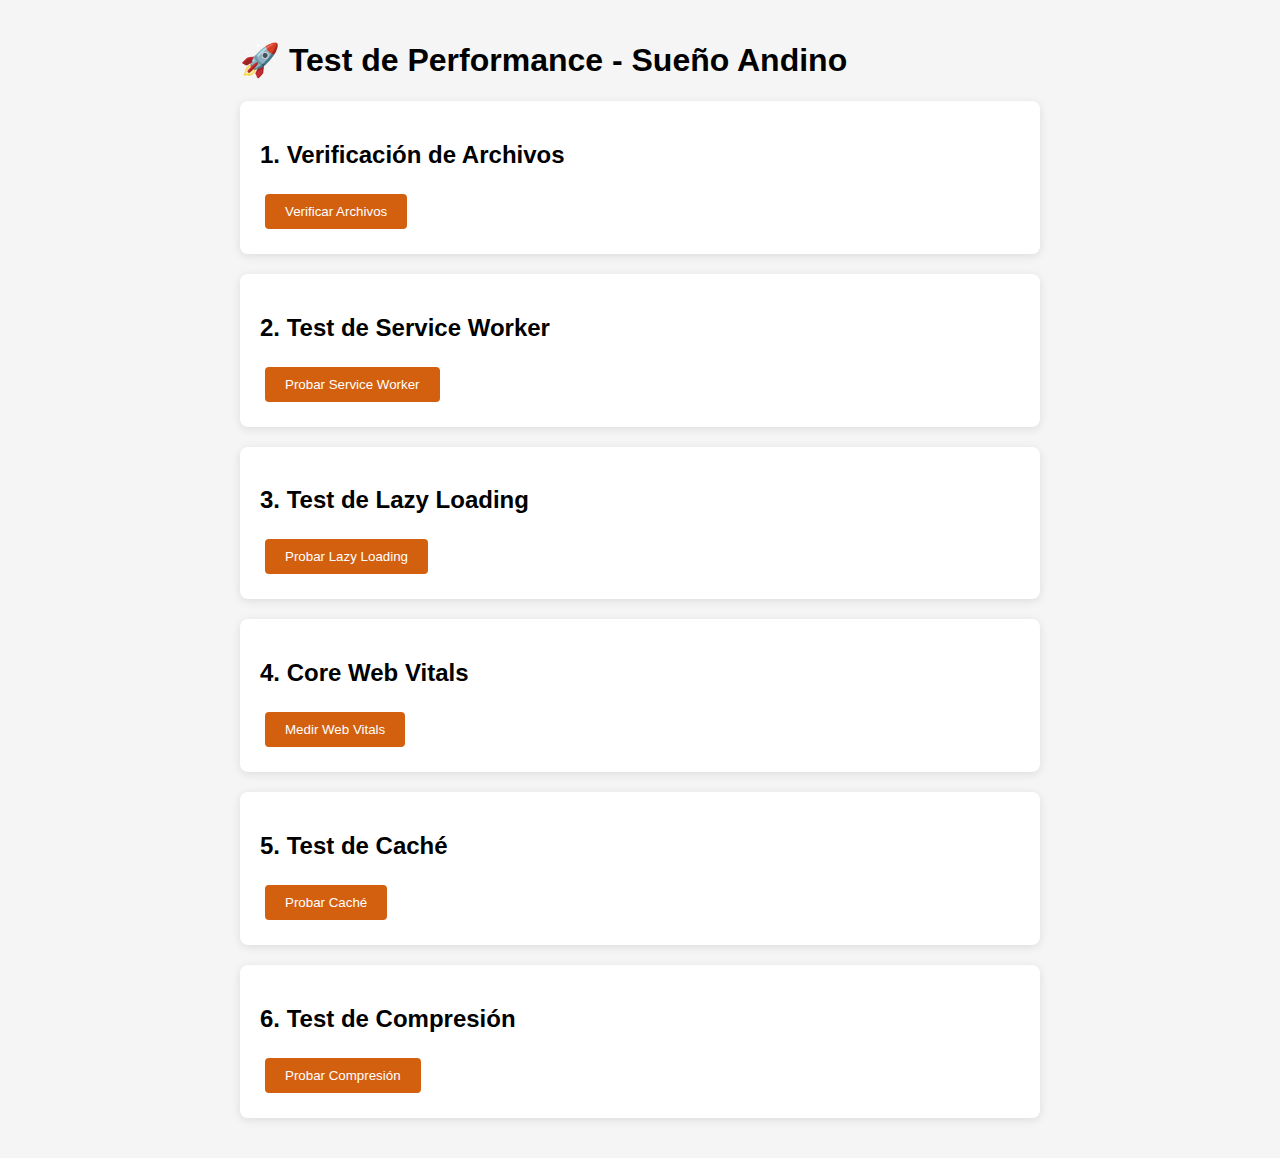
<file: performance-test.html>
<!DOCTYPE html>
<html lang="es">
<head>
    <meta charset="UTF-8">
    <meta name="viewport" content="width=device-width, initial-scale=1.0">
    <title>Test de Performance - Sueño Andino</title>
    <style>
        body {
            font-family: Arial, sans-serif;
            max-width: 800px;
            margin: 0 auto;
            padding: 20px;
            background: #f5f5f5;
        }
        .test-section {
            background: white;
            padding: 20px;
            margin: 20px 0;
            border-radius: 8px;
            box-shadow: 0 2px 10px rgba(0,0,0,0.1);
        }
        .test-result {
            padding: 10px;
            margin: 10px 0;
            border-radius: 4px;
            font-weight: bold;
        }
        .pass { background: #d4edda; color: #155724; }
        .fail { background: #f8d7da; color: #721c24; }
        .warning { background: #fff3cd; color: #856404; }
        .info { background: #d1ecf1; color: #0c5460; }
        button {
            background: #d3600f;
            color: white;
            border: none;
            padding: 10px 20px;
            border-radius: 4px;
            cursor: pointer;
            margin: 5px;
        }
        button:hover { background: #c16134; }
        #results { margin-top: 20px; }
    </style>
</head>
<body>
    <h1>🚀 Test de Performance - Sueño Andino</h1>
    
    <div class="test-section">
        <h2>1. Verificación de Archivos</h2>
        <button onclick="checkFiles()">Verificar Archivos</button>
        <div id="file-results"></div>
    </div>
    
    <div class="test-section">
        <h2>2. Test de Service Worker</h2>
        <button onclick="testServiceWorker()">Probar Service Worker</button>
        <div id="sw-results"></div>
    </div>
    
    <div class="test-section">
        <h2>3. Test de Lazy Loading</h2>
        <button onclick="testLazyLoading()">Probar Lazy Loading</button>
        <div id="lazy-results"></div>
    </div>
    
    <div class="test-section">
        <h2>4. Core Web Vitals</h2>
        <button onclick="testWebVitals()">Medir Web Vitals</button>
        <div id="vitals-results"></div>
    </div>
    
    <div class="test-section">
        <h2>5. Test de Caché</h2>
        <button onclick="testCache()">Probar Caché</button>
        <div id="cache-results"></div>
    </div>
    
    <div class="test-section">
        <h2>6. Test de Compresión</h2>
        <button onclick="testCompression()">Probar Compresión</button>
        <div id="compression-results"></div>
    </div>

    <script>
        function addResult(containerId, message, type = 'info') {
            const container = document.getElementById(containerId);
            const div = document.createElement('div');
            div.className = `test-result ${type}`;
            div.textContent = message;
            container.appendChild(div);
        }

        function checkFiles() {
            const container = document.getElementById('file-results');
            container.innerHTML = '';
            
            const files = [
                { name: '.htaccess', url: '/.htaccess' },
                { name: 'sw.js', url: '/sw.js' },
                { name: 'manifest.json', url: '/manifest.json' },
                { name: 'index.html', url: '/index.html' }
            ];
            
            files.forEach(file => {
                fetch(file.url)
                    .then(response => {
                        if (response.ok) {
                            addResult('file-results', `✅ ${file.name} - OK`, 'pass');
                        } else {
                            addResult('file-results', `❌ ${file.name} - Error ${response.status}`, 'fail');
                        }
                    })
                    .catch(error => {
                        addResult('file-results', `❌ ${file.name} - ${error.message}`, 'fail');
                    });
            });
        }

        function testServiceWorker() {
            const container = document.getElementById('sw-results');
            container.innerHTML = '';
            
            if ('serviceWorker' in navigator) {
                addResult('sw-results', '✅ Service Worker soportado', 'pass');
                
                navigator.serviceWorker.getRegistrations()
                    .then(registrations => {
                        if (registrations.length > 0) {
                            addResult('sw-results', `✅ Service Worker registrado (${registrations.length})`, 'pass');
                        } else {
                            addResult('sw-results', '⚠️ Service Worker no registrado', 'warning');
                        }
                    });
            } else {
                addResult('sw-results', '❌ Service Worker no soportado', 'fail');
            }
        }

        function testLazyLoading() {
            const container = document.getElementById('lazy-results');
            container.innerHTML = '';
            
            const lazyImages = document.querySelectorAll('img[loading="lazy"]');
            const eagerImages = document.querySelectorAll('img[loading="eager"]');
            
            addResult('lazy-results', `✅ Imágenes con lazy loading: ${lazyImages.length}`, 'pass');
            addResult('lazy-results', `✅ Imágenes críticas (eager): ${eagerImages.length}`, 'pass');
            
            // Verificar si hay imágenes sin loading attribute
            const allImages = document.querySelectorAll('img');
            const imagesWithoutLoading = Array.from(allImages).filter(img => !img.hasAttribute('loading'));
            
            if (imagesWithoutLoading.length > 0) {
                addResult('lazy-results', `⚠️ Imágenes sin loading attribute: ${imagesWithoutLoading.length}`, 'warning');
            } else {
                addResult('lazy-results', '✅ Todas las imágenes tienen loading attribute', 'pass');
            }
        }

        function testWebVitals() {
            const container = document.getElementById('vitals-results');
            container.innerHTML = '';
            
            if ('PerformanceObserver' in window) {
                addResult('vitals-results', '✅ PerformanceObserver soportado', 'pass');
                
                // Test FCP
                const fcpObserver = new PerformanceObserver((list) => {
                    for (const entry of list.getEntries()) {
                        if (entry.name === 'first-contentful-paint') {
                            const fcp = entry.startTime;
                            if (fcp < 1500) {
                                addResult('vitals-results', `✅ FCP: ${fcp.toFixed(2)}ms (Excelente)`, 'pass');
                            } else if (fcp < 2500) {
                                addResult('vitals-results', `⚠️ FCP: ${fcp.toFixed(2)}ms (Bueno)`, 'warning');
                            } else {
                                addResult('vitals-results', `❌ FCP: ${fcp.toFixed(2)}ms (Necesita mejora)`, 'fail');
                            }
                        }
                    }
                });
                fcpObserver.observe({ entryTypes: ['paint'] });
                
                // Test LCP
                const lcpObserver = new PerformanceObserver((list) => {
                    const entries = list.getEntries();
                    const lastEntry = entries[entries.length - 1];
                    const lcp = lastEntry.startTime;
                    if (lcp < 2500) {
                        addResult('vitals-results', `✅ LCP: ${lcp.toFixed(2)}ms (Excelente)`, 'pass');
                    } else if (lcp < 4000) {
                        addResult('vitals-results', `⚠️ LCP: ${lcp.toFixed(2)}ms (Bueno)`, 'warning');
                    } else {
                        addResult('vitals-results', `❌ LCP: ${lcp.toFixed(2)}ms (Necesita mejora)`, 'fail');
                    }
                });
                lcpObserver.observe({ entryTypes: ['largest-contentful-paint'] });
                
            } else {
                addResult('vitals-results', '❌ PerformanceObserver no soportado', 'fail');
            }
        }

        function testCache() {
            const container = document.getElementById('cache-results');
            container.innerHTML = '';
            
            if ('caches' in window) {
                addResult('cache-results', '✅ Cache API soportado', 'pass');
                
                caches.keys().then(cacheNames => {
                    if (cacheNames.length > 0) {
                        addResult('cache-results', `✅ Caches encontrados: ${cacheNames.join(', ')}`, 'pass');
                    } else {
                        addResult('cache-results', '⚠️ No hay caches activos', 'warning');
                    }
                });
            } else {
                addResult('cache-results', '❌ Cache API no soportado', 'fail');
            }
        }

        function testCompression() {
            const container = document.getElementById('compression-results');
            container.innerHTML = '';
            
            // Test de compresión GZIP
            fetch('/index.html', {
                headers: {
                    'Accept-Encoding': 'gzip, deflate, br'
                }
            })
            .then(response => {
                const encoding = response.headers.get('content-encoding');
                if (encoding) {
                    addResult('compression-results', `✅ Compresión activa: ${encoding}`, 'pass');
                } else {
                    addResult('compression-results', '⚠️ Compresión no detectada', 'warning');
                }
                
                // Verificar tamaño
                const contentLength = response.headers.get('content-length');
                if (contentLength) {
                    const sizeKB = Math.round(parseInt(contentLength) / 1024);
                    addResult('compression-results', `📊 Tamaño del archivo: ${sizeKB}KB`, 'info');
                }
            })
            .catch(error => {
                addResult('compression-results', `❌ Error al probar compresión: ${error.message}`, 'fail');
            });
        }

        // Auto-ejecutar algunos tests al cargar
        window.addEventListener('load', () => {
            setTimeout(() => {
                checkFiles();
                testServiceWorker();
                testLazyLoading();
            }, 1000);
        });
    </script>
</body>
</html>
</file>
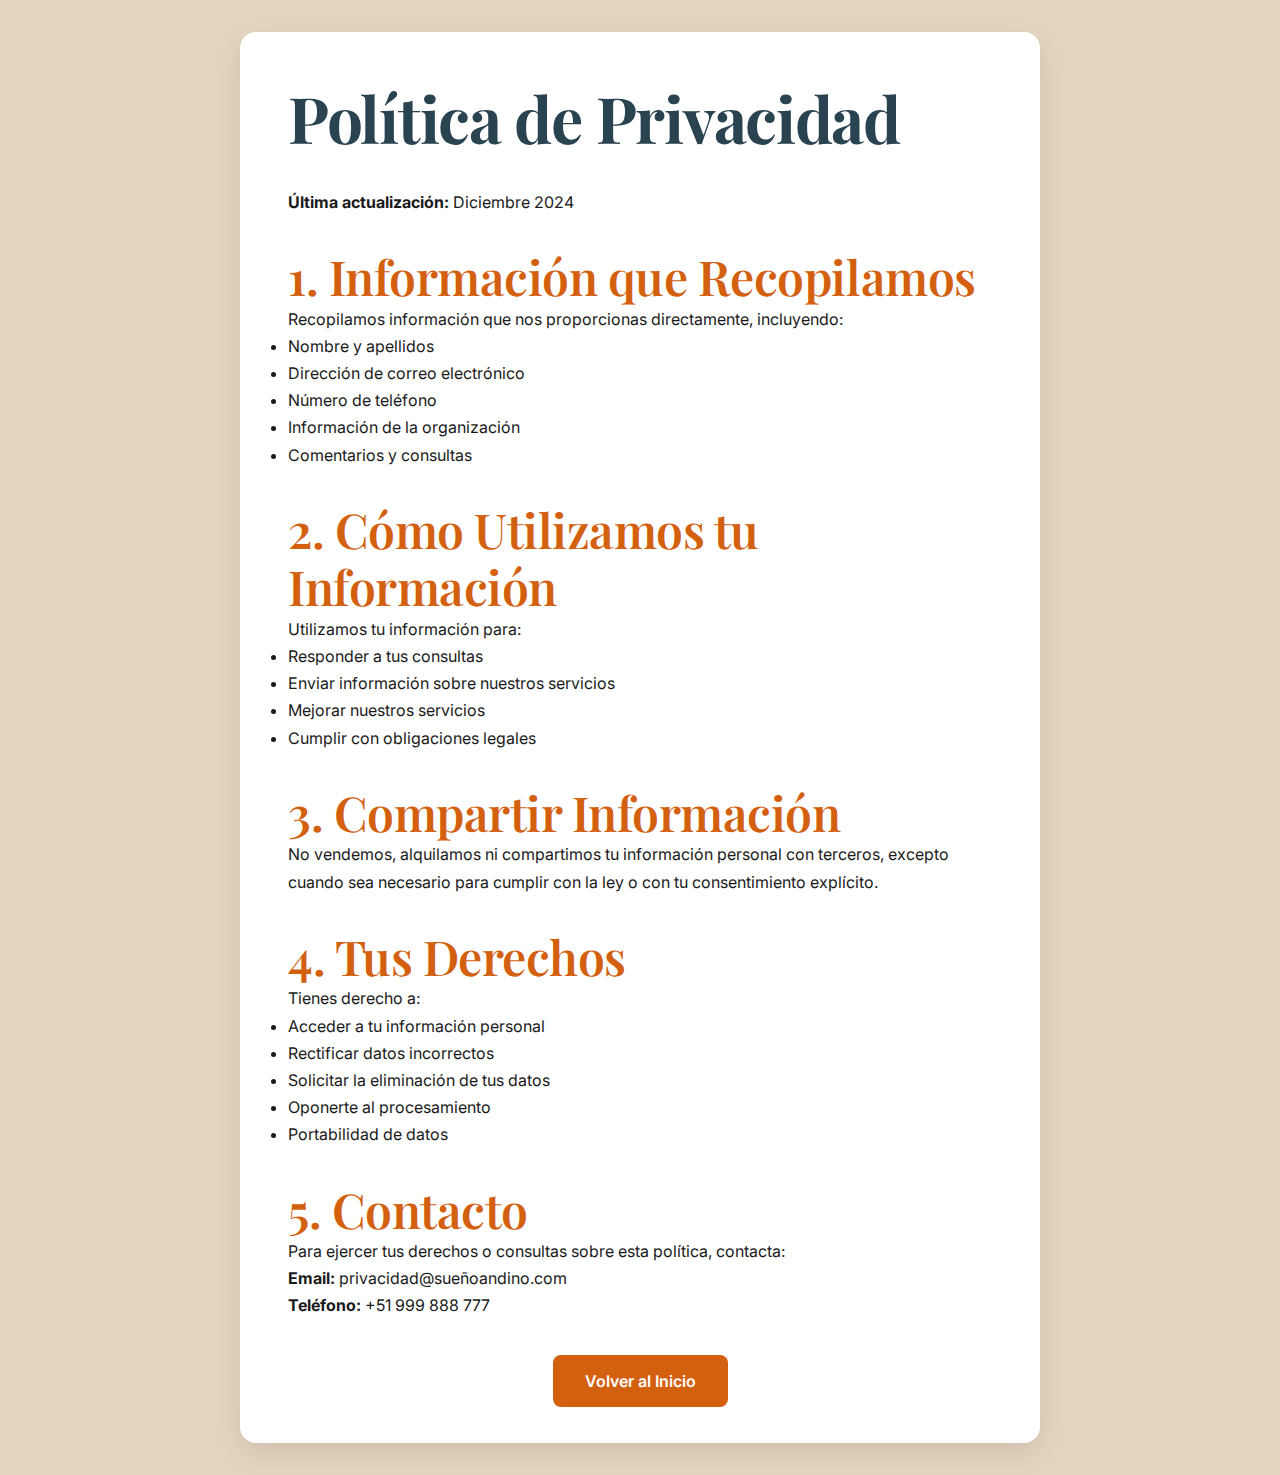
<file: politica-privacidad.html>
<!DOCTYPE html>
<html lang="es">
<head>
    <meta charset="UTF-8">
    <meta name="viewport" content="width=device-width, initial-scale=1.0">
    <title>Política de Privacidad - Sueño Andino</title>
    <meta name="description" content="Política de privacidad de Sueño Andino. Conoce cómo protegemos y utilizamos tu información personal.">
    <link rel="stylesheet" href="assets/css/premium.css">
    <link href="https://fonts.googleapis.com/css2?family=Inter:wght@300;400;500;600;700;800&family=Playfair+Display:wght@400;500;600;700;800&display=swap" rel="stylesheet">
</head>
<body style="background-color:#e5d5c0; padding: 2rem;">
    <div style="max-width: 800px; margin: 0 auto; background: white; padding: 3rem; border-radius: 1rem; box-shadow: 0 10px 30px rgba(0,0,0,0.1);">
        <h1 style="color: #2a4351; font-family: 'Playfair Display', serif; margin-bottom: 2rem;">Política de Privacidad</h1>
        
        <p><strong>Última actualización:</strong> Diciembre 2024</p>
        
        <h2 style="color: #d3600f; margin-top: 2rem;">1. Información que Recopilamos</h2>
        <p>Recopilamos información que nos proporcionas directamente, incluyendo:</p>
        <ul>
            <li>Nombre y apellidos</li>
            <li>Dirección de correo electrónico</li>
            <li>Número de teléfono</li>
            <li>Información de la organización</li>
            <li>Comentarios y consultas</li>
        </ul>
        
        <h2 style="color: #d3600f; margin-top: 2rem;">2. Cómo Utilizamos tu Información</h2>
        <p>Utilizamos tu información para:</p>
        <ul>
            <li>Responder a tus consultas</li>
            <li>Enviar información sobre nuestros servicios</li>
            <li>Mejorar nuestros servicios</li>
            <li>Cumplir con obligaciones legales</li>
        </ul>
        
        <h2 style="color: #d3600f; margin-top: 2rem;">3. Compartir Información</h2>
        <p>No vendemos, alquilamos ni compartimos tu información personal con terceros, excepto cuando sea necesario para cumplir con la ley o con tu consentimiento explícito.</p>
        
        <h2 style="color: #d3600f; margin-top: 2rem;">4. Tus Derechos</h2>
        <p>Tienes derecho a:</p>
        <ul>
            <li>Acceder a tu información personal</li>
            <li>Rectificar datos incorrectos</li>
            <li>Solicitar la eliminación de tus datos</li>
            <li>Oponerte al procesamiento</li>
            <li>Portabilidad de datos</li>
        </ul>
        
        <h2 style="color: #d3600f; margin-top: 2rem;">5. Contacto</h2>
        <p>Para ejercer tus derechos o consultas sobre esta política, contacta:</p>
        <p><strong>Email:</strong> privacidad@sueñoandino.com<br>
        <strong>Teléfono:</strong> +51 999 888 777</p>
        
        <div style="margin-top: 3rem; text-align: center;">
            <a href="index.html" style="background: #d3600f; color: white; padding: 1rem 2rem; text-decoration: none; border-radius: 0.5rem; font-weight: 600;">Volver al Inicio</a>
        </div>
    </div>
</body>
</html>
</file>
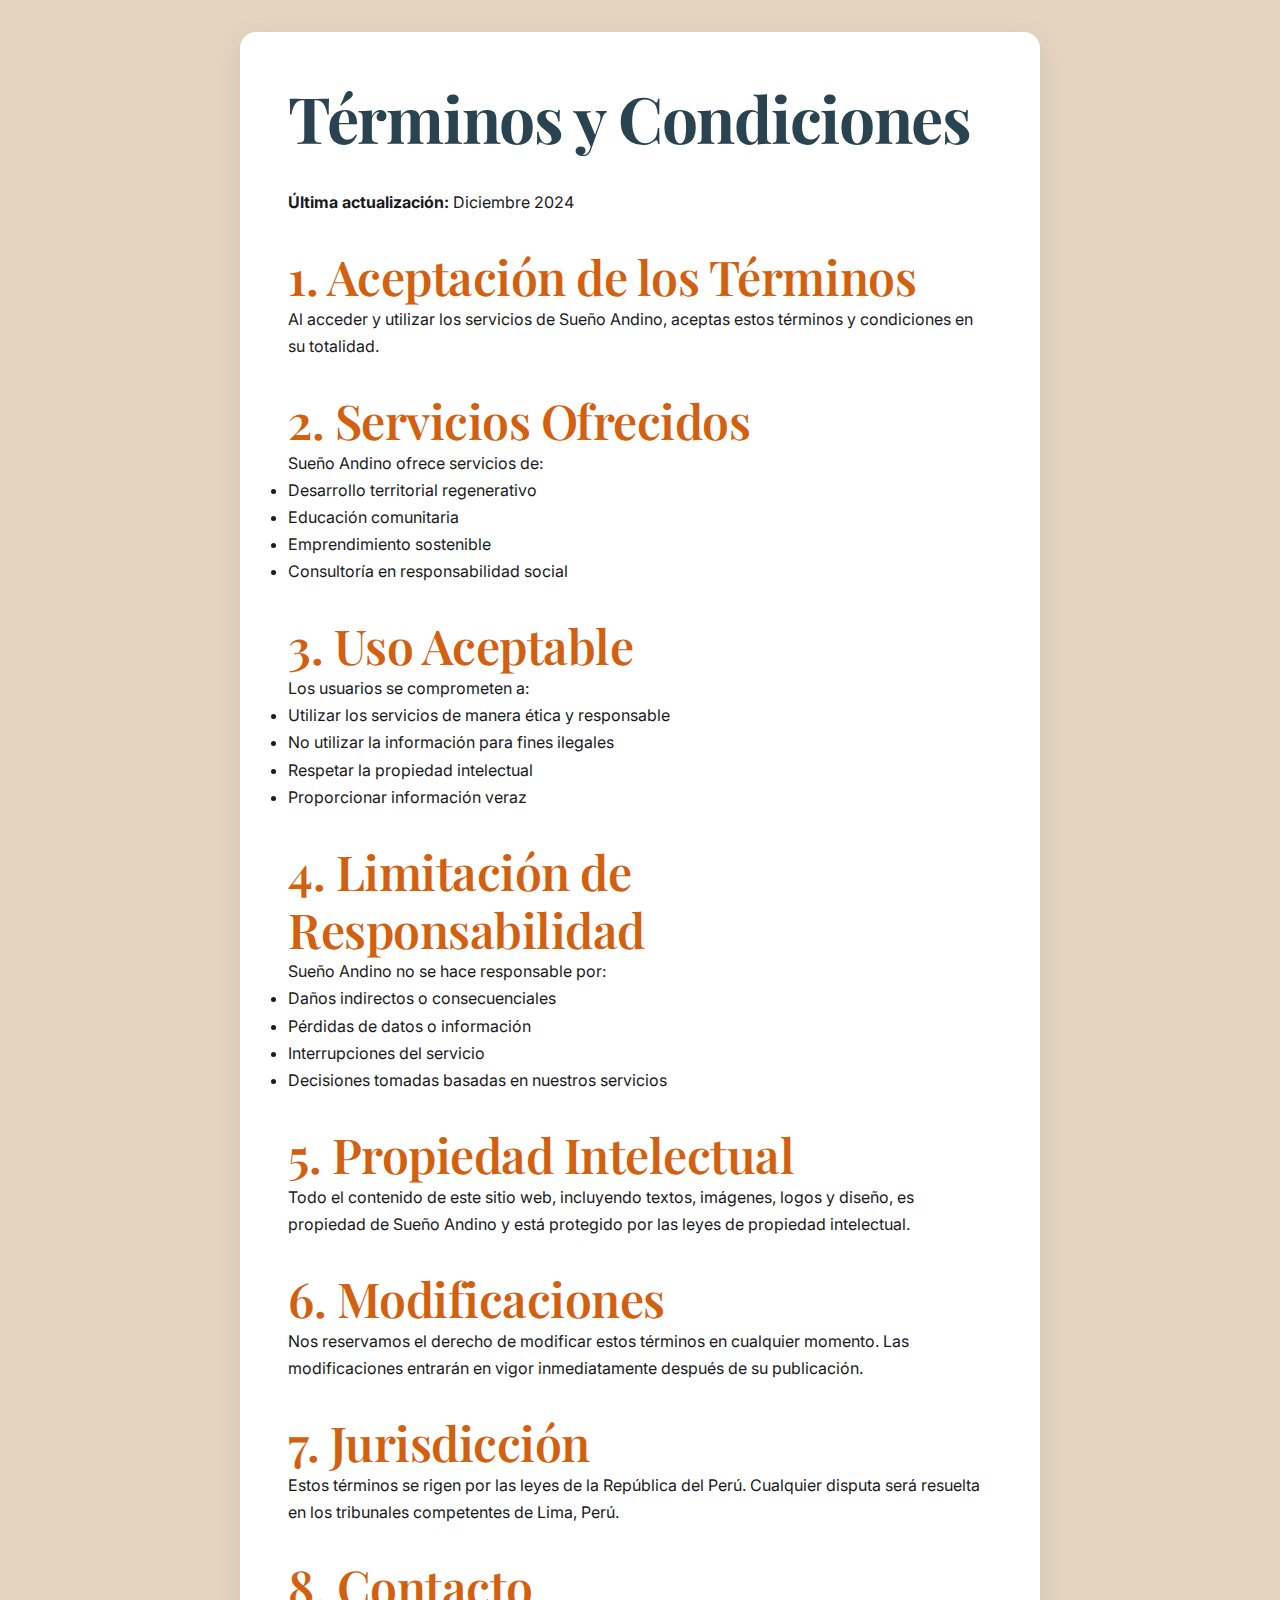
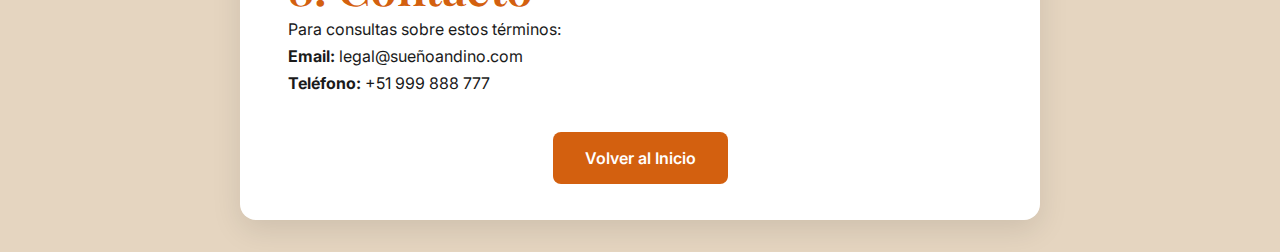
<file: terminos-condiciones.html>
<!DOCTYPE html>
<html lang="es">
<head>
    <meta charset="UTF-8">
    <meta name="viewport" content="width=device-width, initial-scale=1.0">
    <title>Términos y Condiciones - Sueño Andino</title>
    <meta name="description" content="Términos y condiciones de uso de los servicios de Sueño Andino.">
    <link rel="stylesheet" href="assets/css/premium.css">
    <link href="https://fonts.googleapis.com/css2?family=Inter:wght@300;400;500;600;700;800&family=Playfair+Display:wght@400;500;600;700;800&display=swap" rel="stylesheet">
</head>
<body style="background-color:#e5d5c0; padding: 2rem;">
    <div style="max-width: 800px; margin: 0 auto; background: white; padding: 3rem; border-radius: 1rem; box-shadow: 0 10px 30px rgba(0,0,0,0.1);">
        <h1 style="color: #2a4351; font-family: 'Playfair Display', serif; margin-bottom: 2rem;">Términos y Condiciones</h1>
        
        <p><strong>Última actualización:</strong> Diciembre 2024</p>
        
        <h2 style="color: #d3600f; margin-top: 2rem;">1. Aceptación de los Términos</h2>
        <p>Al acceder y utilizar los servicios de Sueño Andino, aceptas estos términos y condiciones en su totalidad.</p>
        
        <h2 style="color: #d3600f; margin-top: 2rem;">2. Servicios Ofrecidos</h2>
        <p>Sueño Andino ofrece servicios de:</p>
        <ul>
            <li>Desarrollo territorial regenerativo</li>
            <li>Educación comunitaria</li>
            <li>Emprendimiento sostenible</li>
            <li>Consultoría en responsabilidad social</li>
        </ul>
        
        <h2 style="color: #d3600f; margin-top: 2rem;">3. Uso Aceptable</h2>
        <p>Los usuarios se comprometen a:</p>
        <ul>
            <li>Utilizar los servicios de manera ética y responsable</li>
            <li>No utilizar la información para fines ilegales</li>
            <li>Respetar la propiedad intelectual</li>
            <li>Proporcionar información veraz</li>
        </ul>
        
        <h2 style="color: #d3600f; margin-top: 2rem;">4. Limitación de Responsabilidad</h2>
        <p>Sueño Andino no se hace responsable por:</p>
        <ul>
            <li>Daños indirectos o consecuenciales</li>
            <li>Pérdidas de datos o información</li>
            <li>Interrupciones del servicio</li>
            <li>Decisiones tomadas basadas en nuestros servicios</li>
        </ul>
        
        <h2 style="color: #d3600f; margin-top: 2rem;">5. Propiedad Intelectual</h2>
        <p>Todo el contenido de este sitio web, incluyendo textos, imágenes, logos y diseño, es propiedad de Sueño Andino y está protegido por las leyes de propiedad intelectual.</p>
        
        <h2 style="color: #d3600f; margin-top: 2rem;">6. Modificaciones</h2>
        <p>Nos reservamos el derecho de modificar estos términos en cualquier momento. Las modificaciones entrarán en vigor inmediatamente después de su publicación.</p>
        
        <h2 style="color: #d3600f; margin-top: 2rem;">7. Jurisdicción</h2>
        <p>Estos términos se rigen por las leyes de la República del Perú. Cualquier disputa será resuelta en los tribunales competentes de Lima, Perú.</p>
        
        <h2 style="color: #d3600f; margin-top: 2rem;">8. Contacto</h2>
        <p>Para consultas sobre estos términos:</p>
        <p><strong>Email:</strong> legal@sueñoandino.com<br>
        <strong>Teléfono:</strong> +51 999 888 777</p>
        
        <div style="margin-top: 3rem; text-align: center;">
            <a href="index.html" style="background: #d3600f; color: white; padding: 1rem 2rem; text-decoration: none; border-radius: 0.5rem; font-weight: 600;">Volver al Inicio</a>
        </div>
    </div>
</body>
</html>
</file>
<file: style.css>
/*
Theme Name: Sueño Andino
Description: Tema WordPress Block Theme para Sueño Andino - MVP listo para Cursor → WordPress
Version: 1.0.0
Author: Sueño Andino Team
Text Domain: sueno-andino
*/

/* Estilos base del tema */
@import url('assets/css/base.css');

/* Variables CSS personalizadas */
:root {
  --color-primary: #2c5530;
  --color-secondary: #8b4513;
  --color-accent: #d4af37;
  --color-text: #333333;
  --color-background: #ffffff;
  --font-primary: 'Inter', sans-serif;
  --font-secondary: 'Playfair Display', serif;
}

/* Clases utilitarias */
.section {
  padding: 4rem 0;
}

.container {
  max-width: 1200px;
  margin: 0 auto;
  padding: 0 1rem;
}

.card {
  background: #f8f9fa;
  border-radius: 8px;
  padding: 2rem;
  margin-bottom: 2rem;
  box-shadow: 0 2px 4px rgba(0,0,0,0.1);
}

.kicker {
  font-size: 0.875rem;
  font-weight: 600;
  text-transform: uppercase;
  letter-spacing: 0.05em;
  color: var(--color-accent);
  margin-bottom: 1rem;
}

/* Responsive */
@media (max-width: 768px) {
  .section {
    padding: 2rem 0;
  }
  
  .container {
    padding: 0 1rem;
  }
  
  .card {
    padding: 1.5rem;
  }
}
</file>
<file: assets/css/premium.css>
/* Sueño Andino - Premium Styles */
:root {
    --primary-color: #1a472a;
    --secondary-color: #2d5a3d;
    --accent-color: #c9a96e;
    --text-primary: #1a1a1a;
    --text-secondary: #6b7280;
    --text-light: #9ca3af;
    --background: #ffffff;
    --background-light: #f8fafc;
    --background-dark: #0f172a;
    --border-light: #e5e7eb;
    --shadow-sm: 0 1px 2px 0 rgba(0, 0, 0, 0.05);
    --shadow-md: 0 4px 6px -1px rgba(0, 0, 0, 0.1), 0 2px 4px -1px rgba(0, 0, 0, 0.06);
    --shadow-lg: 0 10px 15px -3px rgba(0, 0, 0, 0.1), 0 4px 6px -2px rgba(0, 0, 0, 0.05);
    --shadow-xl: 0 20px 25px -5px rgba(0, 0, 0, 0.1), 0 10px 10px -5px rgba(0, 0, 0, 0.04);
}

/* Reset and Base */
* {
    margin: 0;
    padding: 0;
    box-sizing: border-box;
}

body {
    font-family: 'Inter', -apple-system, BlinkMacSystemFont, 'Segoe UI', Roboto, sans-serif;
    line-height: 1.7;
    color: var(--text-primary);
    background-color: var(--background);
    font-size: 16px;
    -webkit-font-smoothing: antialiased;
    -moz-osx-font-smoothing: grayscale;
}

/* Typography */
h1, h2, h3, h4, h5, h6 {
    font-family: 'Playfair Display', Georgia, serif;
    font-weight: 600;
    line-height: 1.2;
    color: var(--text-primary);
}

h1 {
    font-size: clamp(2.5rem, 5vw, 4rem);
    font-weight: 700;
    letter-spacing: -0.02em;
}

h2 {
    font-size: clamp(2rem, 4vw, 3rem);
    font-weight: 600;
    letter-spacing: -0.01em;
}

h3 {
    font-size: clamp(1.5rem, 3vw, 2rem);
    font-weight: 600;
}

/* Layout */
.container {
    max-width: 1400px;
    margin: 0 auto;
    padding: 0 2rem;
}

.section {
    padding: 8rem 0;
}

.section-sm {
    padding: 6rem 0;
}

.section-lg {
    padding: 12rem 0;
}

/* Grid System */
.grid {
    display: grid;
    gap: 3rem;
}

.grid-2 {
    grid-template-columns: repeat(2, 1fr);
}

.grid-3 {
    grid-template-columns: repeat(3, 1fr);
}

.grid-4 {
    grid-template-columns: repeat(4, 1fr);
}

/* Flexbox */
.flex {
    display: flex;
}

.items-center {
    align-items: center;
}

.justify-between {
    justify-content: space-between;
}

.justify-center {
    justify-content: center;
}

/* Spacing */
.space-y-8 > * + * {
    margin-top: 2rem;
}

.space-y-12 > * + * {
    margin-top: 3rem;
}

.space-y-16 > * + * {
    margin-top: 4rem;
}

.mb-8 { margin-bottom: 2rem; }
.mb-12 { margin-bottom: 3rem; }
.mb-16 { margin-bottom: 4rem; }
.mt-8 { margin-top: 2rem; }
.mt-12 { margin-top: 3rem; }
.mt-16 { margin-top: 4rem; }

/* Colors */
.text-primary { color: var(--primary-color); }
.text-secondary { color: var(--text-secondary); }
.text-accent { color: var(--accent-color); }
.bg-primary { background-color: var(--primary-color); }
.bg-light { background-color: var(--background-light); }
.bg-dark { background-color: var(--background-dark); }

/* Buttons */
.btn {
    display: inline-flex;
    align-items: center;
    justify-content: center;
    padding: 1rem 2rem;
    font-size: 1rem;
    font-weight: 600;
    text-decoration: none;
    border-radius: 0.5rem;
    transition: all 0.3s ease;
    border: none;
    cursor: pointer;
    min-height: 3.5rem;
}

.btn-primary {
    background-color: var(--primary-color);
    color: white;
}

.btn-primary:hover {
    background-color: var(--secondary-color);
    transform: translateY(-2px);
    box-shadow: var(--shadow-lg);
}

.btn-secondary {
    background-color: transparent;
    color: var(--primary-color);
    border: 2px solid var(--primary-color);
}

.btn-secondary:hover {
    background-color: var(--primary-color);
    color: white;
    transform: translateY(-2px);
    box-shadow: var(--shadow-lg);
}

.btn-accent {
    background-color: var(--accent-color);
    color: var(--text-primary);
}

.btn-accent:hover {
    background-color: #b8945f;
    transform: translateY(-2px);
    box-shadow: var(--shadow-lg);
}

/* Cards */
.card {
    background: white;
    border-radius: 1rem;
    padding: 3rem;
    box-shadow: var(--shadow-sm);
    border: 1px solid var(--border-light);
    transition: all 0.3s ease;
}

.card:hover {
    transform: translateY(-4px);
    box-shadow: var(--shadow-xl);
}

/* Shadows */
.shadow-sm { box-shadow: var(--shadow-sm); }
.shadow-md { box-shadow: var(--shadow-md); }
.shadow-lg { box-shadow: var(--shadow-lg); }
.shadow-xl { box-shadow: var(--shadow-xl); }

/* Utilities */
.text-center { text-align: center; }
.w-full { width: 100%; }
.h-full { height: 100%; }
.min-h-screen { min-height: 100vh; }
.relative { position: relative; }
.absolute { position: absolute; }
.overflow-hidden { overflow: hidden; }

/* Backgrounds */
.bg-gradient {
    background: linear-gradient(135deg, var(--primary-color) 0%, var(--secondary-color) 100%);
}

.bg-gradient-light {
    background: linear-gradient(135deg, #f8fafc 0%, #e2e8f0 100%);
}

.hero-pattern {
    background-image: radial-gradient(circle at 1px 1px, rgba(255,255,255,0.1) 1px, transparent 0);
    background-size: 20px 20px;
}

/* Special Components */
.stats-number {
    font-size: clamp(2rem, 4vw, 3.5rem);
    font-weight: 800;
    line-height: 1;
    color: var(--accent-color);
}

.testimonial-quote {
    font-size: 1.25rem;
    line-height: 1.6;
    font-style: italic;
    color: var(--text-secondary);
}

.testimonial-author {
    font-size: 0.875rem;
    font-weight: 600;
    color: var(--text-primary);
}

.testimonial-role {
    font-size: 0.75rem;
    color: var(--text-light);
}

.timeline-item {
    position: relative;
    padding-left: 3rem;
}

.timeline-item::before {
    content: '';
    position: absolute;
    left: 0;
    top: 0.5rem;
    width: 12px;
    height: 12px;
    background-color: var(--accent-color);
    border-radius: 50%;
}

.timeline-item::after {
    content: '';
    position: absolute;
    left: 5px;
    top: 1.5rem;
    width: 2px;
    height: calc(100% + 2rem);
    background-color: var(--border-light);
}

.timeline-item:last-child::after {
    display: none;
}

.service-icon {
    width: 4rem;
    height: 4rem;
    background: linear-gradient(135deg, var(--accent-color) 0%, #b8945f 100%);
    border-radius: 1rem;
    display: flex;
    align-items: center;
    justify-content: center;
    margin-bottom: 2rem;
    font-size: 1.5rem;
    color: white;
}

.award-badge {
    display: inline-flex;
    align-items: center;
    padding: 0.75rem 1.5rem;
    background: linear-gradient(135deg, var(--accent-color) 0%, #b8945f 100%);
    color: white;
    border-radius: 2rem;
    font-size: 0.875rem;
    font-weight: 600;
    text-decoration: none;
    transition: all 0.3s ease;
}

.award-badge:hover {
    transform: translateY(-2px);
    box-shadow: var(--shadow-lg);
}

/* Header */
.header-fixed {
    position: fixed;
    top: 0;
    left: 0;
    right: 0;
    z-index: 50;
    backdrop-filter: blur(10px);
    background: rgba(255, 255, 255, 0.95);
    border-bottom: 1px solid var(--border-light);
}

/* Responsive Design */
@media (max-width: 1024px) {
    .container {
        padding: 0 1.5rem;
    }
    
    .section {
        padding: 6rem 0;
    }
    
    .section-lg {
        padding: 8rem 0;
    }
    
    .grid-4 {
        grid-template-columns: repeat(2, 1fr);
    }
}

@media (max-width: 768px) {
    .container {
        padding: 0 1rem;
    }
    
    .section {
        padding: 4rem 0;
    }
    
    .section-lg {
        padding: 6rem 0;
    }
    
    .grid-2,
    .grid-3,
    .grid-4 {
        grid-template-columns: 1fr;
    }
    
    .btn {
        padding: 0.875rem 1.5rem;
        font-size: 0.875rem;
    }
    
    .card {
        padding: 2rem;
    }
}

@media (max-width: 480px) {
    .section {
        padding: 3rem 0;
    }
    
    .card {
        padding: 1.5rem;
    }
}

/* Accessibility */
@media (prefers-reduced-motion: reduce) {
    * {
        animation-duration: 0.01ms !important;
        animation-iteration-count: 1 !important;
        transition-duration: 0.01ms !important;
    }
}

/* Focus styles for accessibility */
.btn:focus,
a:focus {
    outline: 2px solid var(--accent-color);
    outline-offset: 2px;
}

/* Print styles */
@media print {
    .header-fixed {
        position: static;
    }
    
    .btn {
        border: 1px solid var(--primary-color);
        background: white;
        color: var(--primary-color);
    }
}
</file>
<file: assets/css/base.css>
/* Base CSS para Sueño Andino */

/* Reset y base */
* {
  box-sizing: border-box;
}

body {
  font-family: var(--font-primary);
  line-height: 1.6;
  color: var(--color-text);
  background-color: var(--color-background);
  margin: 0;
  padding: 0;
}

/* Tipografía */
h1, h2, h3, h4, h5, h6 {
  font-family: var(--font-secondary);
  font-weight: 600;
  line-height: 1.2;
  margin: 0 0 1rem 0;
}

h1 {
  font-size: 2.5rem;
}

h2 {
  font-size: 2rem;
}

h3 {
  font-size: 1.5rem;
}

p {
  margin: 0 0 1rem 0;
}

a {
  color: var(--color-primary);
  text-decoration: none;
  transition: color 0.3s ease;
}

a:hover {
  color: var(--color-accent);
}

/* Botones */
.btn {
  display: inline-block;
  padding: 0.75rem 1.5rem;
  background-color: var(--color-primary);
  color: white;
  border: none;
  border-radius: 4px;
  text-decoration: none;
  font-weight: 500;
  transition: all 0.3s ease;
  cursor: pointer;
}

.btn:hover {
  background-color: var(--color-accent);
  color: var(--color-text);
}

.btn-secondary {
  background-color: var(--color-secondary);
}

.btn-outline {
  background-color: transparent;
  border: 2px solid var(--color-primary);
  color: var(--color-primary);
}

.btn-outline:hover {
  background-color: var(--color-primary);
  color: white;
}

/* Grid system */
.grid {
  display: grid;
  gap: 2rem;
}

.grid-2 {
  grid-template-columns: repeat(2, 1fr);
}

.grid-3 {
  grid-template-columns: repeat(3, 1fr);
}

.grid-4 {
  grid-template-columns: repeat(4, 1fr);
}

/* Flexbox utilities */
.flex {
  display: flex;
}

.flex-center {
  display: flex;
  align-items: center;
  justify-content: center;
}

.flex-between {
  display: flex;
  align-items: center;
  justify-content: space-between;
}

/* Spacing utilities */
.mt-1 { margin-top: 0.5rem; }
.mt-2 { margin-top: 1rem; }
.mt-3 { margin-top: 1.5rem; }
.mt-4 { margin-top: 2rem; }

.mb-1 { margin-bottom: 0.5rem; }
.mb-2 { margin-bottom: 1rem; }
.mb-3 { margin-bottom: 1.5rem; }
.mb-4 { margin-bottom: 2rem; }

.p-1 { padding: 0.5rem; }
.p-2 { padding: 1rem; }
.p-3 { padding: 1.5rem; }
.p-4 { padding: 2rem; }

/* Responsive */
@media (max-width: 768px) {
  .grid-2,
  .grid-3,
  .grid-4 {
    grid-template-columns: 1fr;
  }
  
  h1 {
    font-size: 2rem;
  }
  
  h2 {
    font-size: 1.75rem;
  }
  
  h3 {
    font-size: 1.25rem;
  }
}

@media (max-width: 480px) {
  .container {
    padding: 0 0.5rem;
  }
  
  h1 {
    font-size: 1.75rem;
  }
  
  h2 {
    font-size: 1.5rem;
  }
}
</file>
